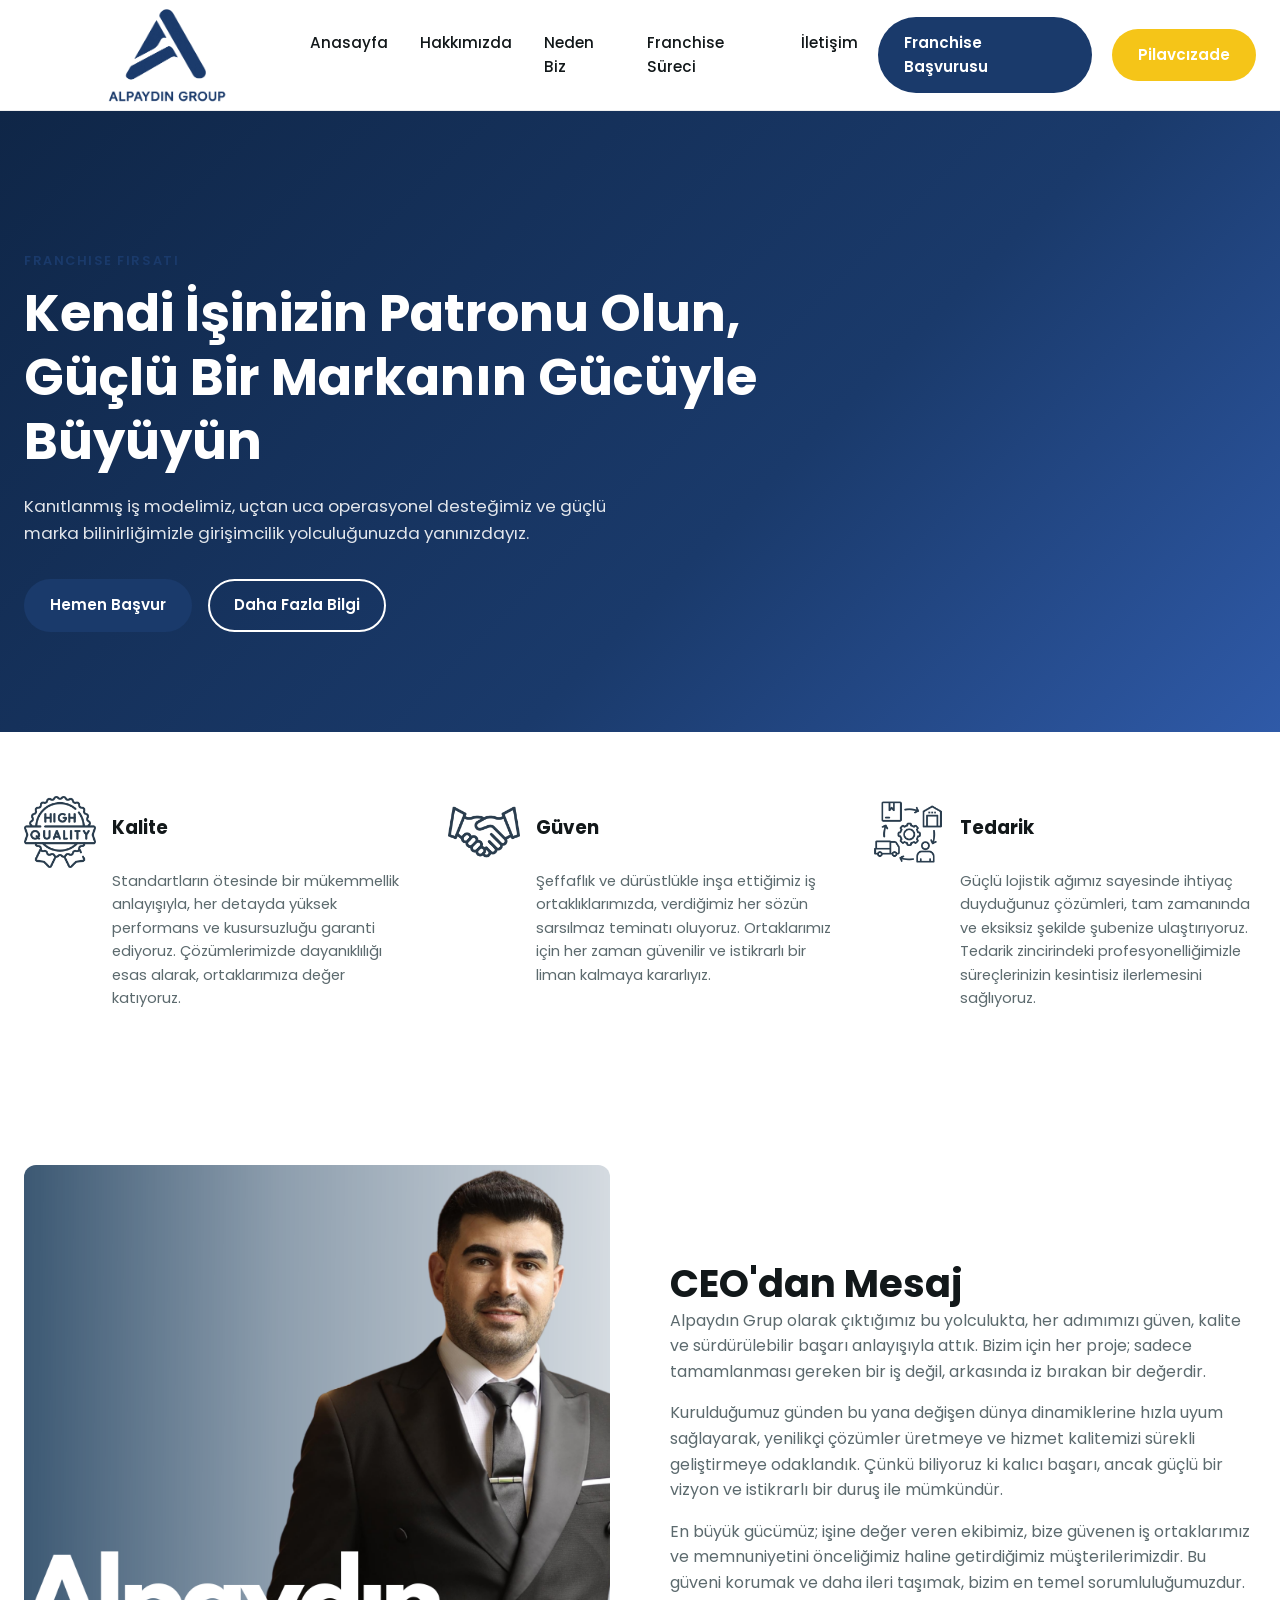
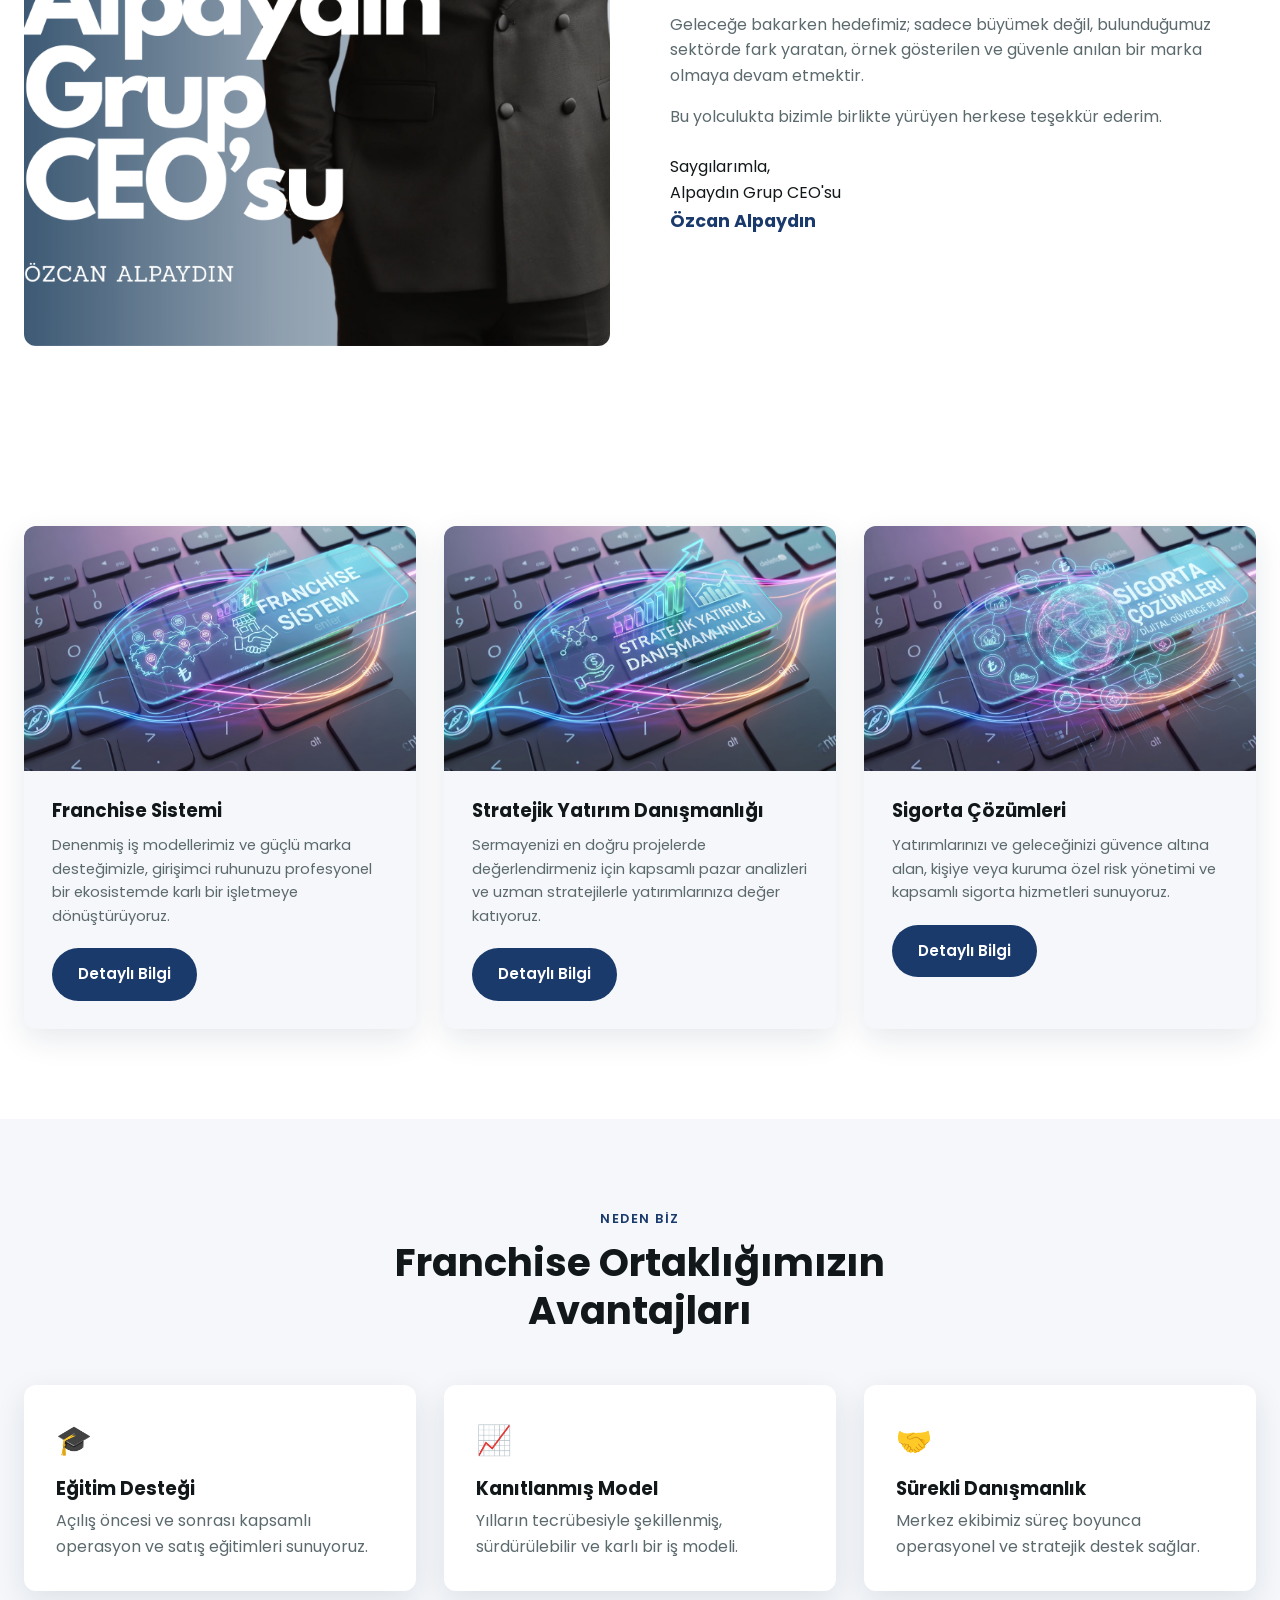
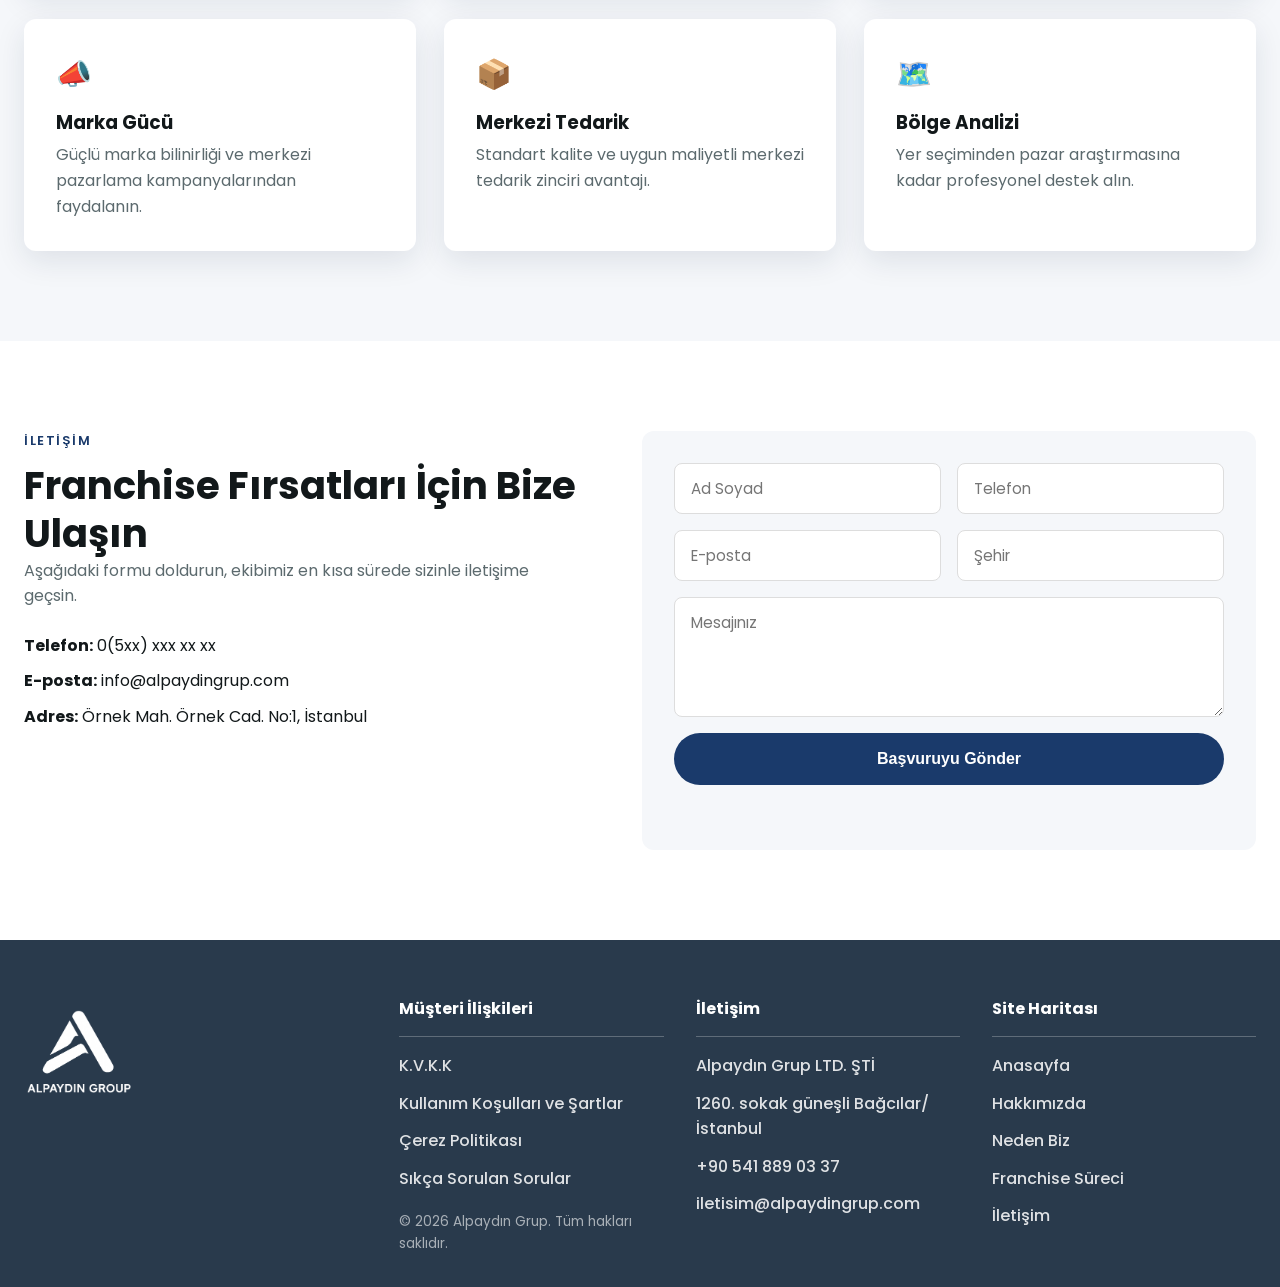
<file: index.html>
<!DOCTYPE html>
<html lang="tr">
<head>
<meta charset="UTF-8">
<meta name="viewport" content="width=device-width, initial-scale=1.0">
<title>Alpaydın Group | Franchise Fırsatları</title>
<meta name="description" content="Alpaydın Group ile franchise ortaklığı fırsatlarını keşfedin. Güçlü marka, kanıtlanmış iş modeli, tam destek.">
<link rel="icon" href="assets/logo/logo-header.png" type="image/png">
<link rel="preconnect" href="https://fonts.googleapis.com">
<link href="https://fonts.googleapis.com/css2?family=Poppins:wght@400;500;600;700;800&display=swap" rel="stylesheet">
<link rel="stylesheet" href="css/style.css">
</head>
<body>

<header class="header" id="header">
  <div class="container header__inner">
    <a href="#" class="logo">
      <img src="assets/logo/logo-header.png" alt="Alpaydın Group Logo">
    </a>
    <nav class="nav" id="nav">
      <a href="index.html">Anasayfa</a>
      <a href="hakkimizda.html">Hakkımızda</a>
      <a href="#avantajlar">Neden Biz</a>
      <a href="franchise.html">Franchise Süreci</a>
      <a href="#iletisim">İletişim</a>
    </nav>
    <a href="#iletisim" class="btn btn--primary nav__cta">Franchise Başvurusu</a>
    <a href="pilavcizade.html" class="btn btn--yellow nav__cta">Pilavcızade</a>
    <button class="hamburger" id="hamburger" aria-label="Menü">
      <span></span><span></span><span></span>
    </button>
  </div>
</header>

<section class="hero">
  <div class="hero__bg"></div>
  <div class="container hero__inner">
    <div class="hero__col hero__col--text">
      <p class="eyebrow">FRANCHISE FIRSATI</p>
      <h1>Kendi İşinizin Patronu Olun,<br>Güçlü Bir Markanın Gücüyle Büyüyün</h1>
      <p class="hero__desc">Kanıtlanmış iş modelimiz, uçtan uca operasyonel desteğimiz ve güçlü marka bilinirliğimizle
        girişimcilik yolculuğunuzda yanınızdayız.</p>
      <div class="hero__actions">
        <a href="#iletisim" class="btn btn--primary">Hemen Başvur</a>
        <a href="hakkimizda.html" class="btn btn--ghost">Daha Fazla Bilgi</a>
      </div>
    </div>
    <div class="hero__col hero__col--visual"></div>
  </div>
</section>

<section class="features-strip">
  <div class="container features-strip__inner">
    <div class="feature">
      <div class="feature__head">
        <div class="feature__icon">
          <img src="assets/img/kalite-icon.png" alt="" loading="lazy">
        </div>
        <h3>Kalite</h3>
      </div>
      <p>Standartların ötesinde bir mükemmellik anlayışıyla, her detayda yüksek performans ve
        kusursuzluğu garanti ediyoruz. Çözümlerimizde dayanıklılığı esas alarak, ortaklarımıza
        değer katıyoruz.</p>
    </div>
    <div class="feature">
      <div class="feature__head">
        <div class="feature__icon">
          <img src="assets/img/guven-icon.png" alt="" loading="lazy">
        </div>
        <h3>Güven</h3>
      </div>
      <p>Şeffaflık ve dürüstlükle inşa ettiğimiz iş ortaklıklarımızda, verdiğimiz her sözün
        sarsılmaz teminatı oluyoruz. Ortaklarımız için her zaman güvenilir ve istikrarlı bir
        liman kalmaya kararlıyız.</p>
    </div>
    <div class="feature">
      <div class="feature__head">
        <div class="feature__icon">
          <img src="assets/img/tedarik-icon.png" alt="" loading="lazy">
        </div>
        <h3>Tedarik</h3>
      </div>
      <p>Güçlü lojistik ağımız sayesinde ihtiyaç duyduğunuz çözümleri, tam zamanında ve eksiksiz
        şekilde şubenize ulaştırıyoruz. Tedarik zincirindeki profesyonelliğimizle süreçlerinizin
        kesintisiz ilerlemesini sağlıyoruz.</p>
    </div>
  </div>
</section>

<section class="section" id="ceo-mesaji">
  <div class="container ceo-message">
    <div class="ceo-message__media">
      <img class="ceo-message__img" src="assets/img/ceo-ozcan-alpaydin.png" alt="Alpaydın Grup CEO'su Özcan Alpaydın" loading="lazy">
    </div>
    <div class="ceo-message__content">
      <h2>CEO'dan Mesaj</h2>
      <p>Alpaydın Grup olarak çıktığımız bu yolculukta, her adımımızı güven, kalite ve sürdürülebilir başarı
        anlayışıyla attık. Bizim için her proje; sadece tamamlanması gereken bir iş değil, arkasında iz
        bırakan bir değerdir.</p>
      <p>Kurulduğumuz günden bu yana değişen dünya dinamiklerine hızla uyum sağlayarak, yenilikçi çözümler
        üretmeye ve hizmet kalitemizi sürekli geliştirmeye odaklandık. Çünkü biliyoruz ki kalıcı başarı,
        ancak güçlü bir vizyon ve istikrarlı bir duruş ile mümkündür.</p>
      <p>En büyük gücümüz; işine değer veren ekibimiz, bize güvenen iş ortaklarımız ve memnuniyetini
        önceliğimiz haline getirdiğimiz müşterilerimizdir. Bu güveni korumak ve daha ileri taşımak, bizim
        en temel sorumluluğumuzdur.</p>
      <p>Geleceğe bakarken hedefimiz; sadece büyümek değil, bulunduğumuz sektörde fark yaratan, örnek
        gösterilen ve güvenle anılan bir marka olmaya devam etmektir.</p>
      <p>Bu yolculukta bizimle birlikte yürüyen herkese teşekkür ederim.</p>
      <p class="ceo-message__signature">Saygılarımla,<br>Alpaydın Grup CEO'su<br><strong>Özcan Alpaydın</strong></p>
    </div>
  </div>
</section>

<section class="section" id="hizmetler">
  <div class="container">
    <div class="service-cards">
      <a href="franchise-sistemi.html" class="service-card">
        <div class="service-card__media">
          <img src="assets/img/franchise-sistemi-alpaydin-group.jpg" alt="Alpaydın Group franchise sistemi ve şube ortaklığı fırsatları" loading="lazy">
        </div>
        <div class="service-card__body">
          <h3>Franchise Sistemi</h3>
          <p>Denenmiş iş modellerimiz ve güçlü marka desteğimizle, girişimci ruhunuzu profesyonel bir
            ekosistemde karlı bir işletmeye dönüştürüyoruz.</p>
          <span class="btn btn--primary">Detaylı Bilgi</span>
        </div>
      </a>
      <a href="stratejik-yatirim-danismanligi.html" class="service-card">
        <div class="service-card__media">
          <img src="assets/img/stratejik-yatirim-danismanligi-alpaydin-group.png" alt="Alpaydın Group stratejik yatırım danışmanlığı ve portföy analizi hizmetleri" loading="lazy">
        </div>
        <div class="service-card__body">
          <h3>Stratejik Yatırım Danışmanlığı</h3>
          <p>Sermayenizi en doğru projelerde değerlendirmeniz için kapsamlı pazar analizleri ve uzman
            stratejilerle yatırımlarınıza değer katıyoruz.</p>
          <span class="btn btn--primary">Detaylı Bilgi</span>
        </div>
      </a>
      <a href="sigorta-cozumleri.html" class="service-card">
        <div class="service-card__media">
          <img src="assets/img/sigorta-cozumleri-alpaydin-group.jpg" alt="Alpaydın Group sigorta çözümleri ve risk yönetimi hizmetleri" loading="lazy">
        </div>
        <div class="service-card__body">
          <h3>Sigorta Çözümleri</h3>
          <p>Yatırımlarınızı ve geleceğinizi güvence altına alan, kişiye veya kuruma özel risk yönetimi
            ve kapsamlı sigorta hizmetleri sunuyoruz.</p>
          <span class="btn btn--primary">Detaylı Bilgi</span>
        </div>
      </a>
    </div>
  </div>
</section>

<section class="section section--muted" id="avantajlar">
  <div class="container">
    <div class="section-head">
      <p class="eyebrow">NEDEN BİZ</p>
      <h2>Franchise Ortaklığımızın Avantajları</h2>
    </div>
    <div class="cards">
      <div class="card">
        <div class="card__icon">🎓</div>
        <h3>Eğitim Desteği</h3>
        <p>Açılış öncesi ve sonrası kapsamlı operasyon ve satış eğitimleri sunuyoruz.</p>
      </div>
      <div class="card">
        <div class="card__icon">📈</div>
        <h3>Kanıtlanmış Model</h3>
        <p>Yılların tecrübesiyle şekillenmiş, sürdürülebilir ve karlı bir iş modeli.</p>
      </div>
      <div class="card">
        <div class="card__icon">🤝</div>
        <h3>Sürekli Danışmanlık</h3>
        <p>Merkez ekibimiz süreç boyunca operasyonel ve stratejik destek sağlar.</p>
      </div>
      <div class="card">
        <div class="card__icon">📣</div>
        <h3>Marka Gücü</h3>
        <p>Güçlü marka bilinirliği ve merkezi pazarlama kampanyalarından faydalanın.</p>
      </div>
      <div class="card">
        <div class="card__icon">📦</div>
        <h3>Merkezi Tedarik</h3>
        <p>Standart kalite ve uygun maliyetli merkezi tedarik zinciri avantajı.</p>
      </div>
      <div class="card">
        <div class="card__icon">🗺️</div>
        <h3>Bölge Analizi</h3>
        <p>Yer seçiminden pazar araştırmasına kadar profesyonel destek alın.</p>
      </div>
    </div>
  </div>
</section>

<section class="section" id="iletisim">
  <div class="container contact">
    <div class="contact__info">
      <p class="eyebrow">İLETİŞİM</p>
      <h2>Franchise Fırsatları İçin Bize Ulaşın</h2>
      <p>Aşağıdaki formu doldurun, ekibimiz en kısa sürede sizinle iletişime geçsin.</p>
      <ul class="contact-list">
        <li><strong>Telefon:</strong> 0(5xx) xxx xx xx</li>
        <li><strong>E-posta:</strong> info@alpaydingrup.com</li>
        <li><strong>Adres:</strong> Örnek Mah. Örnek Cad. No:1, İstanbul</li>
      </ul>
    </div>
    <form class="contact__form" id="contactForm">
      <div class="form-row">
        <input type="text" name="name" placeholder="Ad Soyad" required>
        <input type="tel" name="phone" placeholder="Telefon" required>
      </div>
      <div class="form-row">
        <input type="email" name="email" placeholder="E-posta" required>
        <input type="text" name="city" placeholder="Şehir">
      </div>
      <textarea name="message" rows="4" placeholder="Mesajınız"></textarea>
      <button type="submit" class="btn btn--primary btn--lg">Başvuruyu Gönder</button>
      <p class="form-note" id="formNote"></p>
    </form>
  </div>
</section>

<footer class="footer">
  <div class="container footer__inner">
    <div class="footer__col footer__col--brand">
      <div class="logo footer__logo">
        <img src="assets/logo/logo-footer.png" alt="Alpaydın Group Logo">
      </div>
    </div>
    <div class="footer__col">
      <h4>Müşteri İlişkileri</h4>
      <ul class="footer__links">
        <li><a href="#">K.V.K.K</a></li>
        <li><a href="#">Kullanım Koşulları ve Şartlar</a></li>
        <li><a href="#">Çerez Politikası</a></li>
        <li><a href="#">Sıkça Sorulan Sorular</a></li>
      </ul>
      <p class="footer__copy">&copy; 2026 Alpaydın Grup. Tüm hakları saklıdır.</p>
    </div>
    <div class="footer__col">
      <h4>İletişim</h4>
      <ul class="footer__links footer__links--static">
        <li>Alpaydın Grup LTD. ŞTİ</li>
        <li>1260. sokak güneşli Bağcılar/ İstanbul</li>
        <li><a href="tel:+905418890337">+90 541 889 03 37</a></li>
        <li><a href="mailto:iletisim@alpaydingrup.com">iletisim@alpaydingrup.com</a></li>
      </ul>
    </div>
    <div class="footer__col">
      <h4>Site Haritası</h4>
      <ul class="footer__links">
        <li><a href="index.html">Anasayfa</a></li>
        <li><a href="hakkimizda.html">Hakkımızda</a></li>
        <li><a href="index.html#avantajlar">Neden Biz</a></li>
        <li><a href="franchise.html">Franchise Süreci</a></li>
        <li><a href="index.html#iletisim">İletişim</a></li>
      </ul>
    </div>
  </div>
</footer>

<script src="js/script.js"></script>
</body>
</html>
</file>
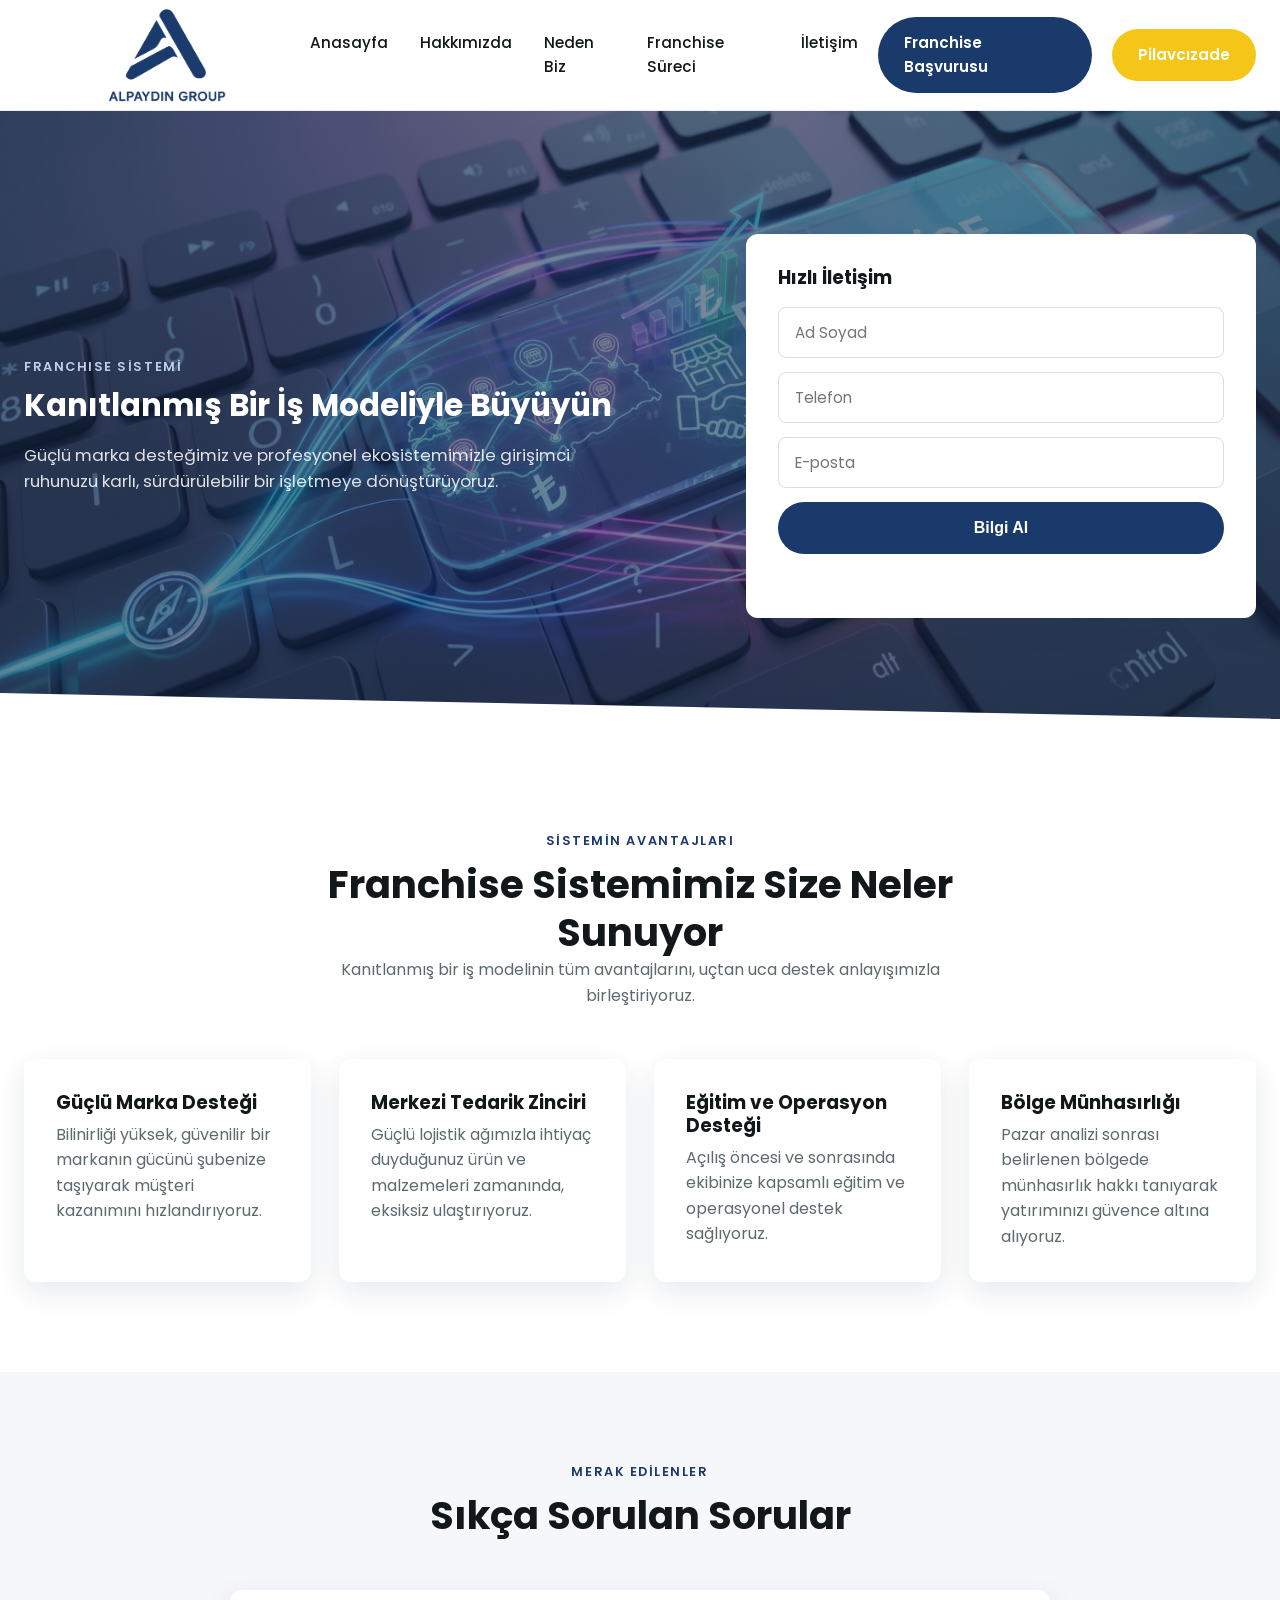
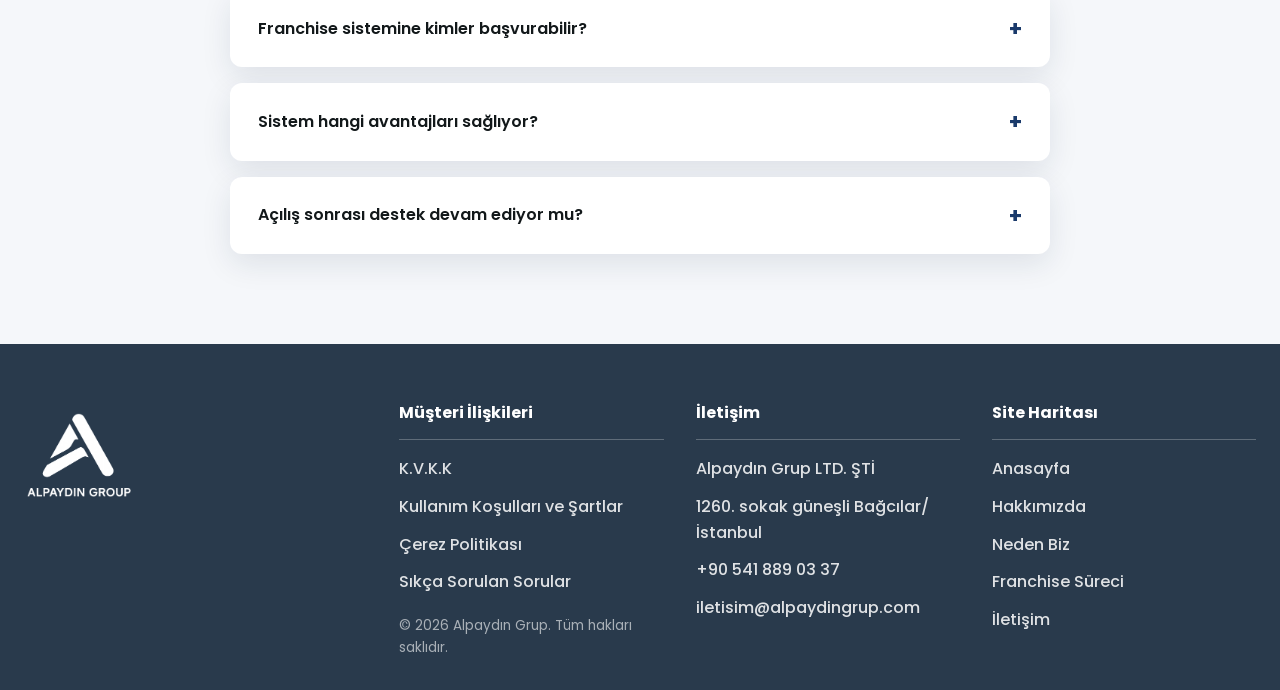
<file: franchise-sistemi.html>
<!DOCTYPE html>
<html lang="tr">
<head>
<meta charset="UTF-8">
<meta name="viewport" content="width=device-width, initial-scale=1.0">
<title>Franchise Sistemi | Alpaydın Group</title>
<meta name="description" content="Alpaydın Group franchise sistemi: güçlü marka desteği, merkezi tedarik zinciri, eğitim ve bölge münhasırlığı avantajları.">
<link rel="icon" href="assets/logo/logo-header.png" type="image/png">
<link rel="preconnect" href="https://fonts.googleapis.com">
<link href="https://fonts.googleapis.com/css2?family=Poppins:wght@400;500;600;700;800&display=swap" rel="stylesheet">
<link rel="stylesheet" href="css/style.css">
</head>
<body>

<header class="header" id="header">
  <div class="container header__inner">
    <a href="index.html" class="logo">
      <img src="assets/logo/logo-header.png" alt="Alpaydın Group Logo">
    </a>
    <nav class="nav" id="nav">
      <a href="index.html">Anasayfa</a>
      <a href="hakkimizda.html">Hakkımızda</a>
      <a href="index.html#avantajlar">Neden Biz</a>
      <a href="franchise.html">Franchise Süreci</a>
      <a href="index.html#iletisim">İletişim</a>
    </nav>
    <a href="index.html#iletisim" class="btn btn--primary nav__cta">Franchise Başvurusu</a>
    <a href="pilavcizade.html" class="btn btn--yellow nav__cta">Pilavcızade</a>
    <button class="hamburger" id="hamburger" aria-label="Menü">
      <span></span><span></span><span></span>
    </button>
  </div>
</header>

<section class="page-banner page-banner--split" style="background-image:linear-gradient(rgba(15,38,71,.55),rgba(15,38,71,.55)),url('assets/img/franchise-sistemi-alpaydin-group.jpg');">
  <div class="container franchise-banner">
    <div class="franchise-banner__text">
      <p class="eyebrow">FRANCHISE SİSTEMİ</p>
      <h1>Kanıtlanmış Bir İş Modeliyle Büyüyün</h1>
      <p class="franchise-banner__desc">Güçlü marka desteğimiz ve profesyonel ekosistemimizle
        girişimci ruhunuzu karlı, sürdürülebilir bir işletmeye dönüştürüyoruz.</p>
    </div>
    <div class="franchise-banner__form">
      <h3>Hızlı İletişim</h3>
      <form id="quickContactForm">
        <input type="text" name="name" placeholder="Ad Soyad" required>
        <input type="tel" name="phone" placeholder="Telefon" required>
        <input type="email" name="email" placeholder="E-posta" required>
        <button type="submit" class="btn btn--primary btn--lg">Bilgi Al</button>
        <p class="form-note" id="quickFormNote"></p>
      </form>
    </div>
  </div>
  <div class="page-banner__divider" aria-hidden="true">
    <svg viewBox="0 0 2600 131.1" preserveAspectRatio="none">
      <path fill="#ffffff" d="M0,0 L0,131.1 L2600,131.1 L2600,69.1 Z"></path>
    </svg>
  </div>
</section>

<section class="section" id="hizmetlerimiz">
  <div class="container">
    <div class="section-head">
      <p class="eyebrow">SİSTEMİN AVANTAJLARI</p>
      <h2>Franchise Sistemimiz Size Neler Sunuyor</h2>
      <p>Kanıtlanmış bir iş modelinin tüm avantajlarını, uçtan uca destek anlayışımızla
        birleştiriyoruz.</p>
    </div>
    <div class="cards cards--4">
      <div class="card">
        <h3>Güçlü Marka Desteği</h3>
        <p>Bilinirliği yüksek, güvenilir bir markanın gücünü şubenize taşıyarak müşteri
          kazanımını hızlandırıyoruz.</p>
      </div>
      <div class="card">
        <h3>Merkezi Tedarik Zinciri</h3>
        <p>Güçlü lojistik ağımızla ihtiyaç duyduğunuz ürün ve malzemeleri zamanında,
          eksiksiz ulaştırıyoruz.</p>
      </div>
      <div class="card">
        <h3>Eğitim ve Operasyon Desteği</h3>
        <p>Açılış öncesi ve sonrasında ekibinize kapsamlı eğitim ve operasyonel destek
          sağlıyoruz.</p>
      </div>
      <div class="card">
        <h3>Bölge Münhasırlığı</h3>
        <p>Pazar analizi sonrası belirlenen bölgede münhasırlık hakkı tanıyarak
          yatırımınızı güvence altına alıyoruz.</p>
      </div>
    </div>
  </div>
</section>

<section class="section section--muted">
  <div class="container">
    <div class="section-head">
      <p class="eyebrow">MERAK EDİLENLER</p>
      <h2>Sıkça Sorulan Sorular</h2>
    </div>
    <div class="faq">
      <details class="faq__item">
        <summary>Franchise sistemine kimler başvurabilir?</summary>
        <p>Girişimcilik motivasyonu yüksek, iş modelimize uyum sağlayabilecek herkes
          başvurabilir; sektör deneyimi zorunlu değildir.</p>
      </details>
      <details class="faq__item">
        <summary>Sistem hangi avantajları sağlıyor?</summary>
        <p>Güçlü marka desteği, merkezi tedarik, kapsamlı eğitim ve bölge münhasırlığı
          gibi avantajlarla riskleri en aza indiriyoruz.</p>
      </details>
      <details class="faq__item">
        <summary>Açılış sonrası destek devam ediyor mu?</summary>
        <p>Evet, merkez ekibimiz pazarlama, operasyon ve tedarik konularında sürekli
          yanınızda olmaya devam eder.</p>
      </details>
    </div>
  </div>
</section>

<footer class="footer">
  <div class="container footer__inner">
    <div class="footer__col footer__col--brand">
      <div class="logo footer__logo">
        <img src="assets/logo/logo-footer.png" alt="Alpaydın Group Logo">
      </div>
    </div>
    <div class="footer__col">
      <h4>Müşteri İlişkileri</h4>
      <ul class="footer__links">
        <li><a href="#">K.V.K.K</a></li>
        <li><a href="#">Kullanım Koşulları ve Şartlar</a></li>
        <li><a href="#">Çerez Politikası</a></li>
        <li><a href="#">Sıkça Sorulan Sorular</a></li>
      </ul>
      <p class="footer__copy">&copy; 2026 Alpaydın Grup. Tüm hakları saklıdır.</p>
    </div>
    <div class="footer__col">
      <h4>İletişim</h4>
      <ul class="footer__links footer__links--static">
        <li>Alpaydın Grup LTD. ŞTİ</li>
        <li>1260. sokak güneşli Bağcılar/ İstanbul</li>
        <li><a href="tel:+905418890337">+90 541 889 03 37</a></li>
        <li><a href="mailto:iletisim@alpaydingrup.com">iletisim@alpaydingrup.com</a></li>
      </ul>
    </div>
    <div class="footer__col">
      <h4>Site Haritası</h4>
      <ul class="footer__links">
        <li><a href="index.html">Anasayfa</a></li>
        <li><a href="hakkimizda.html">Hakkımızda</a></li>
        <li><a href="index.html#avantajlar">Neden Biz</a></li>
        <li><a href="franchise.html">Franchise Süreci</a></li>
        <li><a href="index.html#iletisim">İletişim</a></li>
      </ul>
    </div>
  </div>
</footer>

<script src="js/script.js"></script>
</body>
</html>
</file>
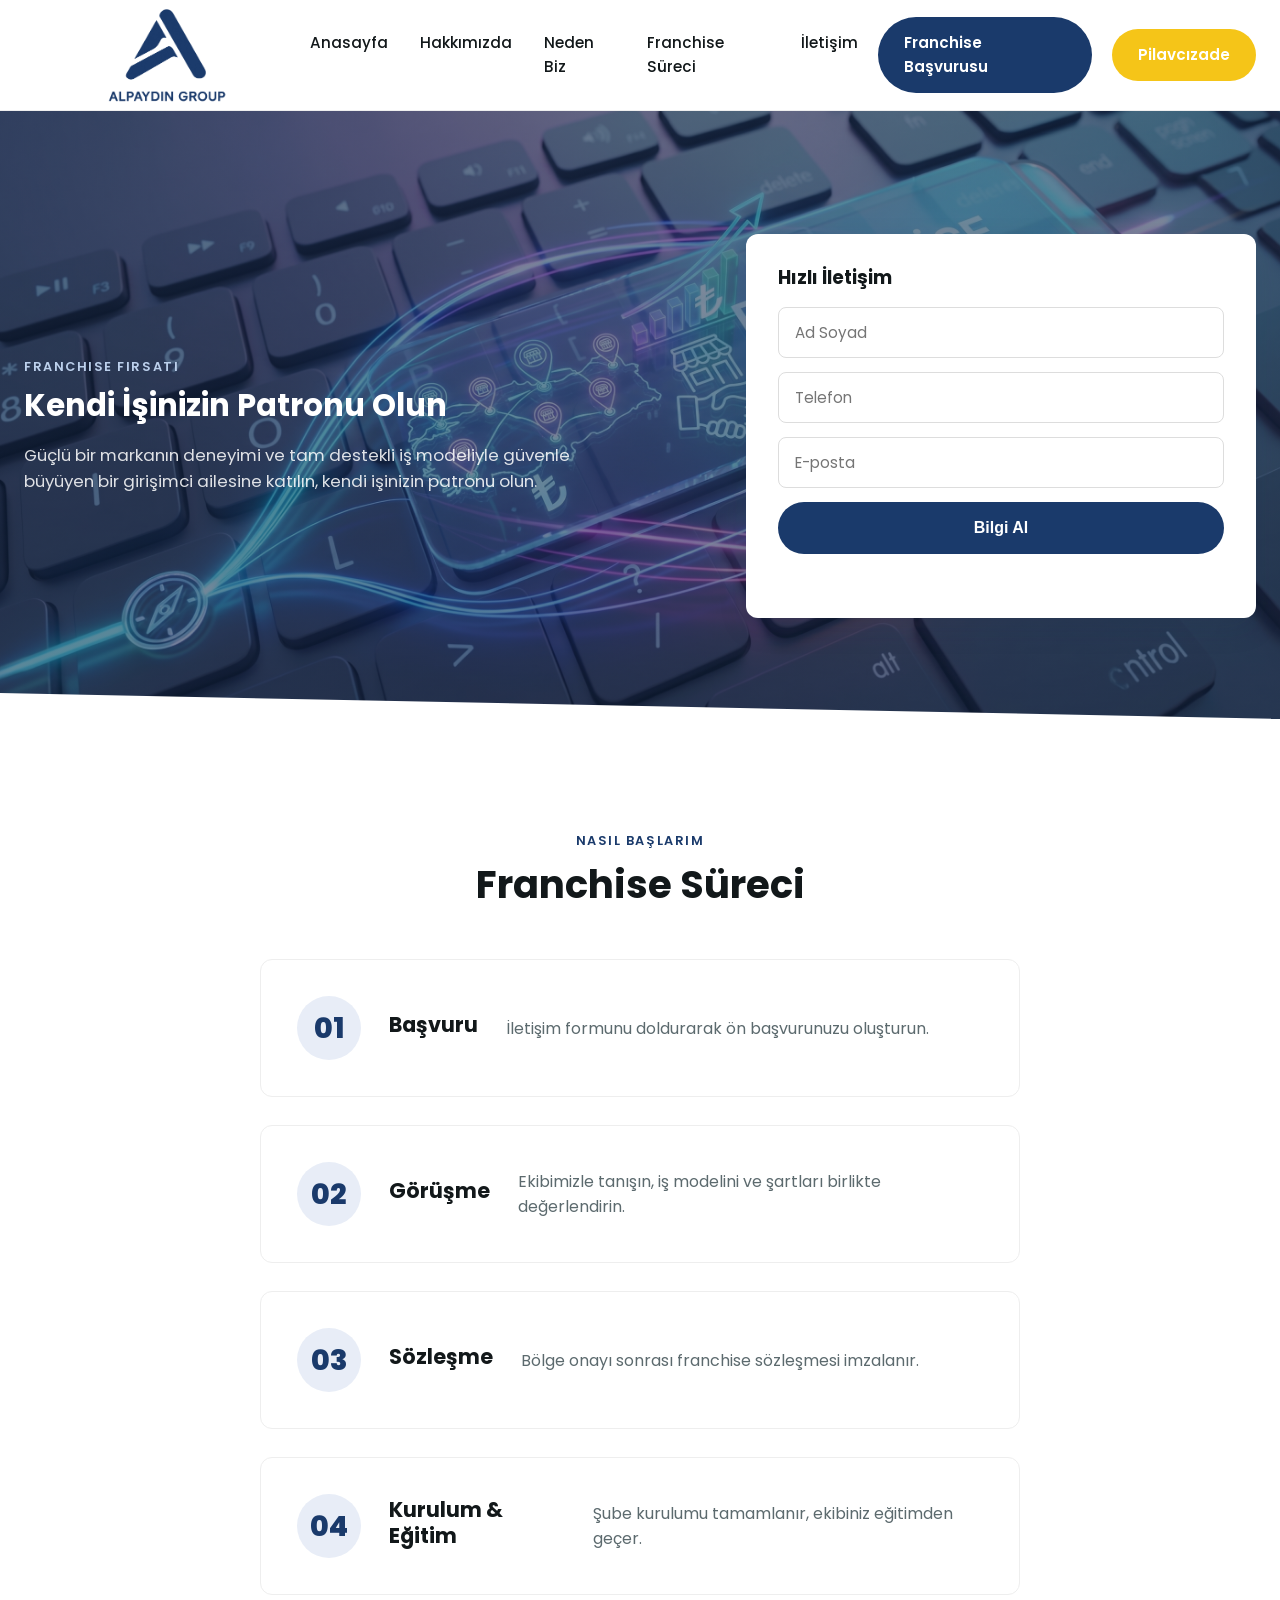
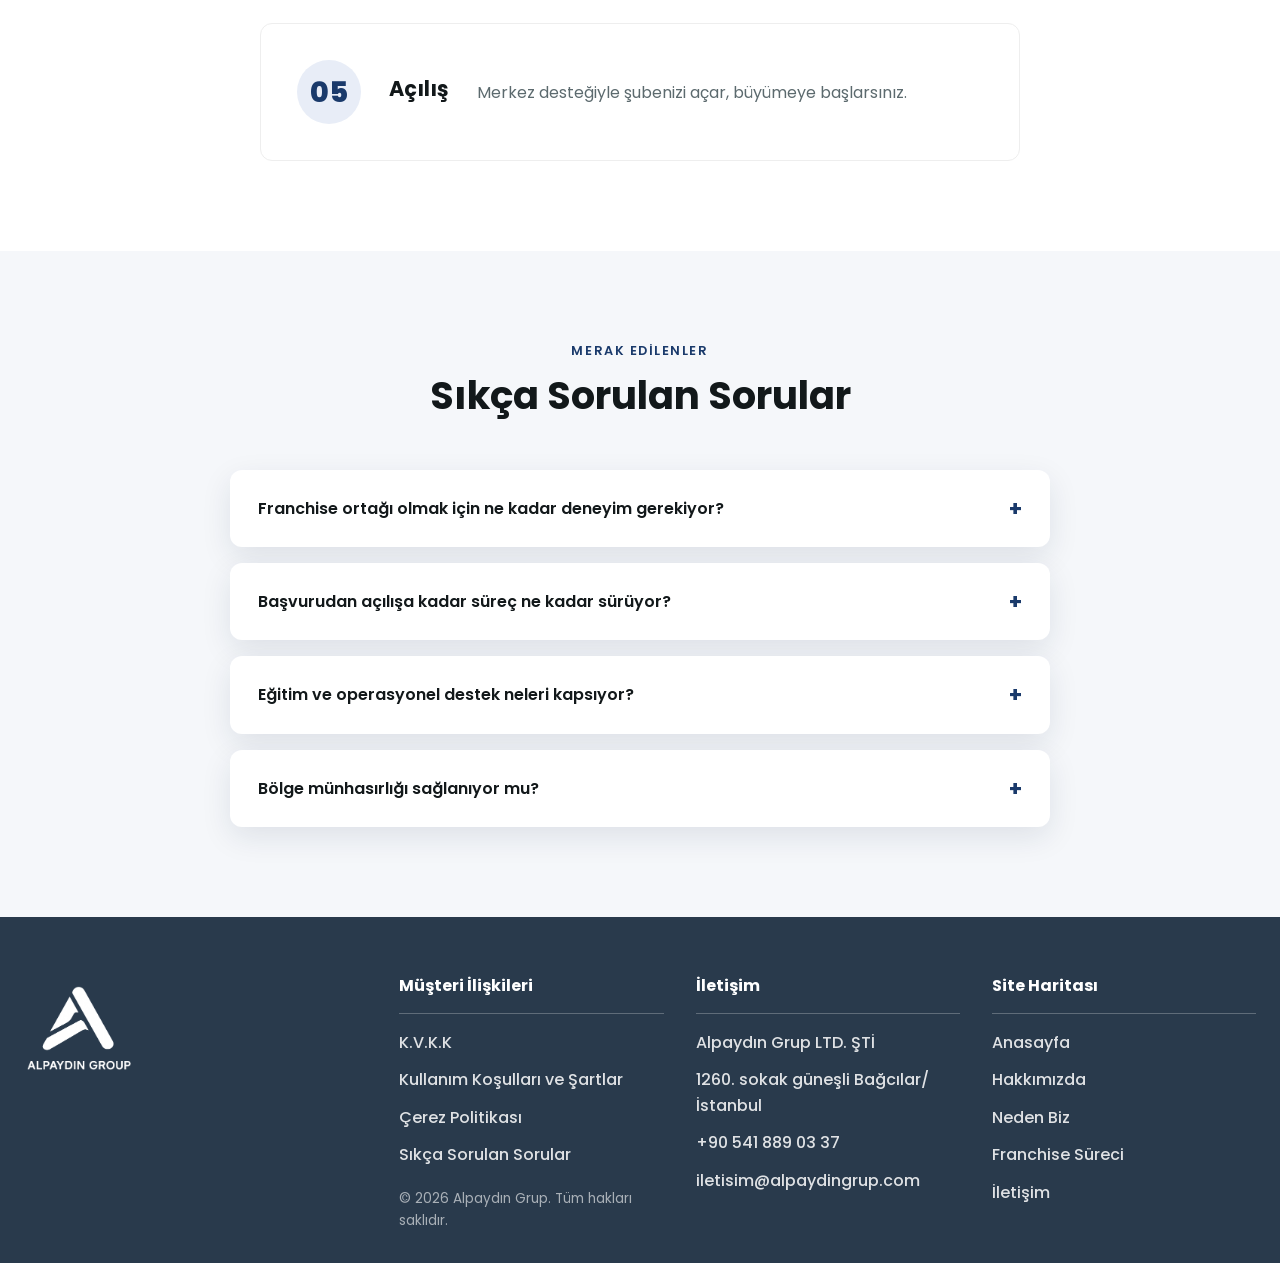
<file: franchise.html>
<!DOCTYPE html>
<html lang="tr">
<head>
<meta charset="UTF-8">
<meta name="viewport" content="width=device-width, initial-scale=1.0">
<title>Franchise Süreci | Alpaydın Group</title>
<meta name="description" content="Alpaydın Group franchise sürecini keşfedin: başvurudan açılışa kadar adım adım yol haritası.">
<link rel="icon" href="assets/logo/logo-header.png" type="image/png">
<link rel="preconnect" href="https://fonts.googleapis.com">
<link href="https://fonts.googleapis.com/css2?family=Poppins:wght@400;500;600;700;800&display=swap" rel="stylesheet">
<link rel="stylesheet" href="css/style.css">
</head>
<body>

<header class="header" id="header">
  <div class="container header__inner">
    <a href="index.html" class="logo">
      <img src="assets/logo/logo-header.png" alt="Alpaydın Group Logo">
    </a>
    <nav class="nav" id="nav">
      <a href="index.html">Anasayfa</a>
      <a href="hakkimizda.html">Hakkımızda</a>
      <a href="index.html#avantajlar">Neden Biz</a>
      <a href="franchise.html">Franchise Süreci</a>
      <a href="index.html#iletisim">İletişim</a>
    </nav>
    <a href="index.html#iletisim" class="btn btn--primary nav__cta">Franchise Başvurusu</a>
    <a href="pilavcizade.html" class="btn btn--yellow nav__cta">Pilavcızade</a>
    <button class="hamburger" id="hamburger" aria-label="Menü">
      <span></span><span></span><span></span>
    </button>
  </div>
</header>

<section class="page-banner page-banner--split" style="background-image:linear-gradient(rgba(15,38,71,.55),rgba(15,38,71,.55)),url('assets/img/franchise-sistemi-alpaydin-group.jpg');">
  <div class="container franchise-banner">
    <div class="franchise-banner__text">
      <p class="eyebrow">FRANCHISE FIRSATI</p>
      <h1>Kendi İşinizin Patronu Olun</h1>
      <p class="franchise-banner__desc">Güçlü bir markanın deneyimi ve tam destekli iş modeliyle
        güvenle büyüyen bir girişimci ailesine katılın, kendi işinizin patronu olun.</p>
    </div>
    <div class="franchise-banner__form">
      <h3>Hızlı İletişim</h3>
      <form id="quickContactForm">
        <input type="text" name="name" placeholder="Ad Soyad" required>
        <input type="tel" name="phone" placeholder="Telefon" required>
        <input type="email" name="email" placeholder="E-posta" required>
        <button type="submit" class="btn btn--primary btn--lg">Bilgi Al</button>
        <p class="form-note" id="quickFormNote"></p>
      </form>
    </div>
  </div>
  <div class="page-banner__divider" aria-hidden="true">
    <svg viewBox="0 0 2600 131.1" preserveAspectRatio="none">
      <path fill="#ffffff" d="M0,0 L0,131.1 L2600,131.1 L2600,69.1 Z"></path>
    </svg>
  </div>
</section>

<section class="section">
  <div class="container">
    <div class="section-head">
      <p class="eyebrow">NASIL BAŞLARIM</p>
      <h2>Franchise Süreci</h2>
    </div>
    <div class="steps">
      <div class="step">
        <div class="step__num">01</div>
        <h3>Başvuru</h3>
        <p>İletişim formunu doldurarak ön başvurunuzu oluşturun.</p>
      </div>
      <div class="step">
        <div class="step__num">02</div>
        <h3>Görüşme</h3>
        <p>Ekibimizle tanışın, iş modelini ve şartları birlikte değerlendirin.</p>
      </div>
      <div class="step">
        <div class="step__num">03</div>
        <h3>Sözleşme</h3>
        <p>Bölge onayı sonrası franchise sözleşmesi imzalanır.</p>
      </div>
      <div class="step">
        <div class="step__num">04</div>
        <h3>Kurulum &amp; Eğitim</h3>
        <p>Şube kurulumu tamamlanır, ekibiniz eğitimden geçer.</p>
      </div>
      <div class="step">
        <div class="step__num">05</div>
        <h3>Açılış</h3>
        <p>Merkez desteğiyle şubenizi açar, büyümeye başlarsınız.</p>
      </div>
    </div>
  </div>
</section>

<section class="section section--muted">
  <div class="container">
    <div class="section-head">
      <p class="eyebrow">MERAK EDİLENLER</p>
      <h2>Sıkça Sorulan Sorular</h2>
    </div>
    <div class="faq">
      <details class="faq__item">
        <summary>Franchise ortağı olmak için ne kadar deneyim gerekiyor?</summary>
        <p>Sektör deneyimi şart değildir; girişimcilik motivasyonu ve merkez desteğiyle uyumlu
          çalışma isteği yeterlidir. Süreç boyunca ekibimiz tüm operasyonel adımlarda yanınızda olur.</p>
      </details>
      <details class="faq__item">
        <summary>Başvurudan açılışa kadar süreç ne kadar sürüyor?</summary>
        <p>Bölge onayı, sözleşme ve kurulum aşamalarına bağlı olarak süreç ortalama birkaç ay içinde
          tamamlanır; her aşamada size net bir zaman planı sunulur.</p>
      </details>
      <details class="faq__item">
        <summary>Eğitim ve operasyonel destek neleri kapsıyor?</summary>
        <p>Şube açılışından önce ekibiniz kapsamlı bir eğitimden geçer; açılış sonrasında da merkezi
          tedarik, pazarlama ve operasyon desteğiyle yanınızda olmaya devam ederiz.</p>
      </details>
      <details class="faq__item">
        <summary>Bölge münhasırlığı sağlanıyor mu?</summary>
        <p>Evet, pazar analizi sonrası belirlenen bölgede münhasırlık hakkı tanınır, böylece
          yatırımınız güvence altına alınır.</p>
      </details>
    </div>
  </div>
</section>

<footer class="footer">
  <div class="container footer__inner">
    <div class="footer__col footer__col--brand">
      <div class="logo footer__logo">
        <img src="assets/logo/logo-footer.png" alt="Alpaydın Group Logo">
      </div>
    </div>
    <div class="footer__col">
      <h4>Müşteri İlişkileri</h4>
      <ul class="footer__links">
        <li><a href="#">K.V.K.K</a></li>
        <li><a href="#">Kullanım Koşulları ve Şartlar</a></li>
        <li><a href="#">Çerez Politikası</a></li>
        <li><a href="#">Sıkça Sorulan Sorular</a></li>
      </ul>
      <p class="footer__copy">&copy; 2026 Alpaydın Grup. Tüm hakları saklıdır.</p>
    </div>
    <div class="footer__col">
      <h4>İletişim</h4>
      <ul class="footer__links footer__links--static">
        <li>Alpaydın Grup LTD. ŞTİ</li>
        <li>1260. sokak güneşli Bağcılar/ İstanbul</li>
        <li><a href="tel:+905418890337">+90 541 889 03 37</a></li>
        <li><a href="mailto:iletisim@alpaydingrup.com">iletisim@alpaydingrup.com</a></li>
      </ul>
    </div>
    <div class="footer__col">
      <h4>Site Haritası</h4>
      <ul class="footer__links">
        <li><a href="index.html">Anasayfa</a></li>
        <li><a href="hakkimizda.html">Hakkımızda</a></li>
        <li><a href="index.html#avantajlar">Neden Biz</a></li>
        <li><a href="franchise.html">Franchise Süreci</a></li>
        <li><a href="index.html#iletisim">İletişim</a></li>
      </ul>
    </div>
  </div>
</footer>

<script src="js/script.js"></script>
</body>
</html>
</file>
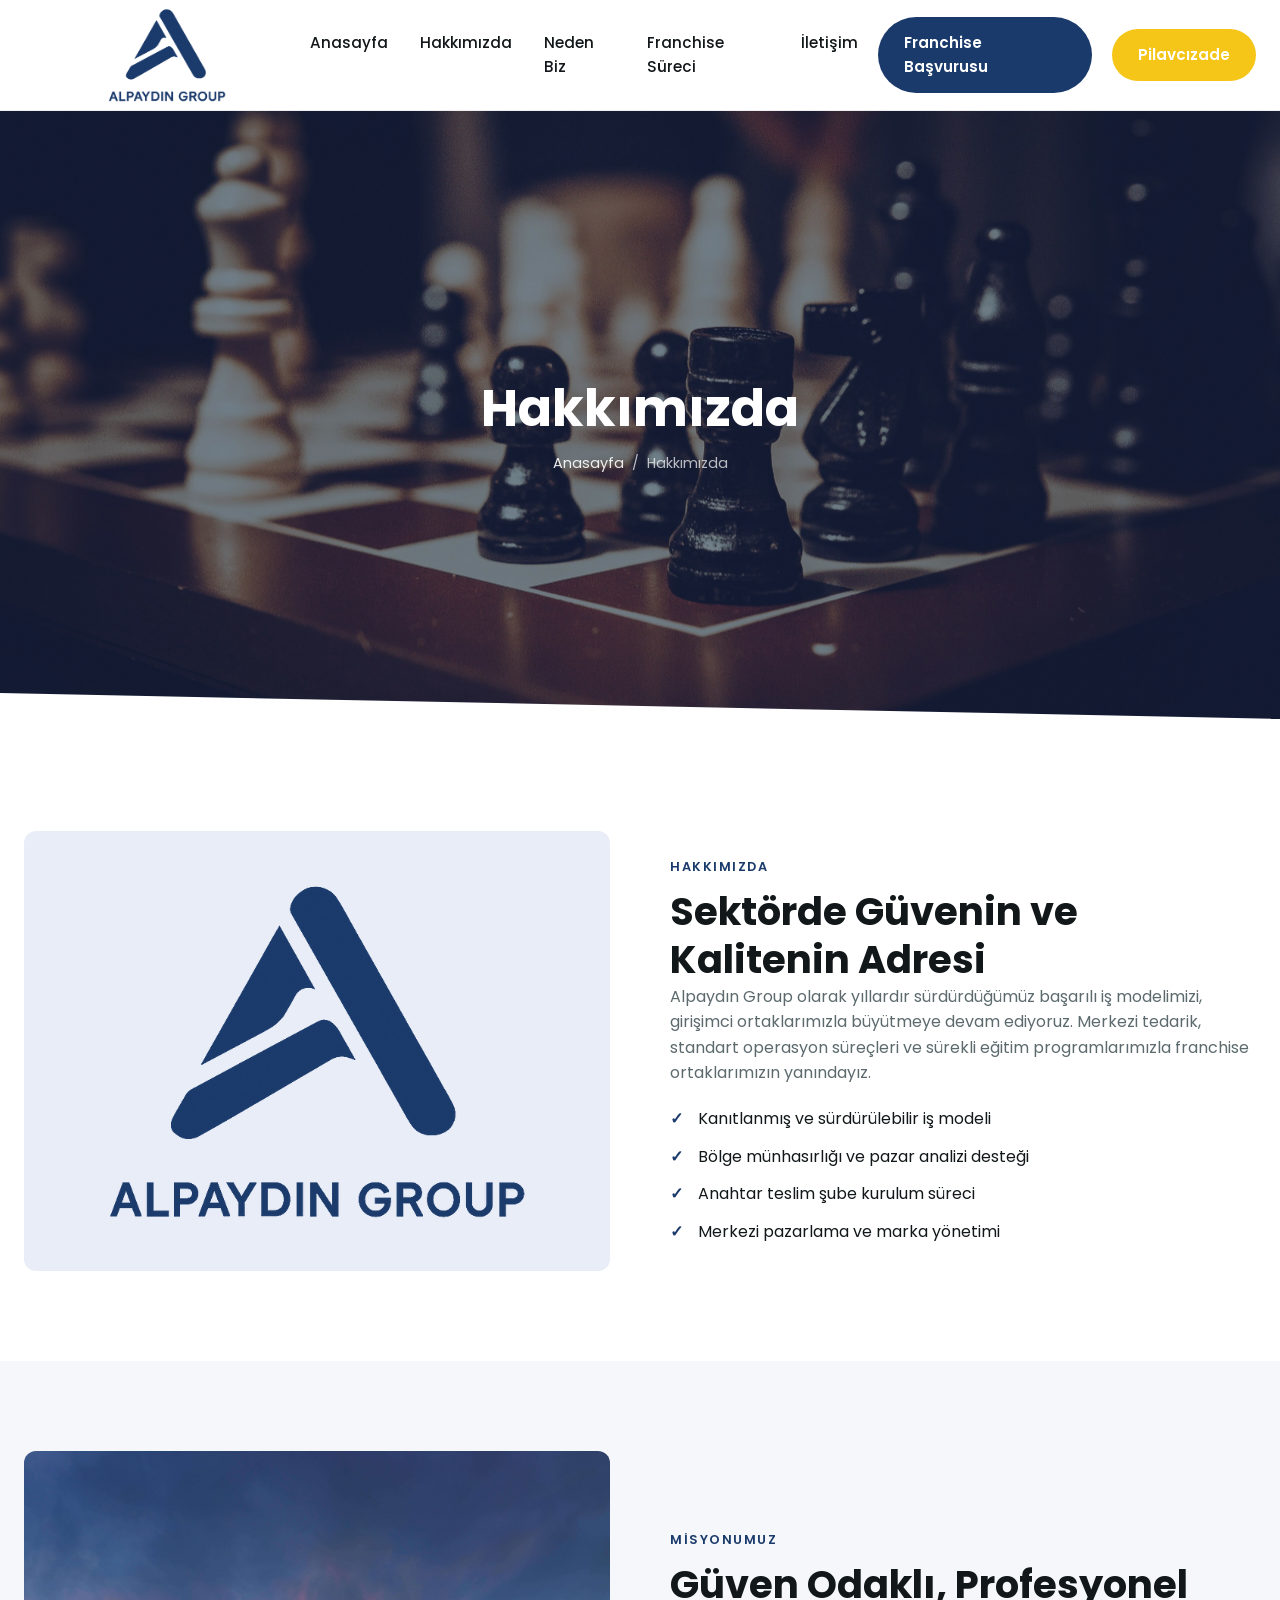
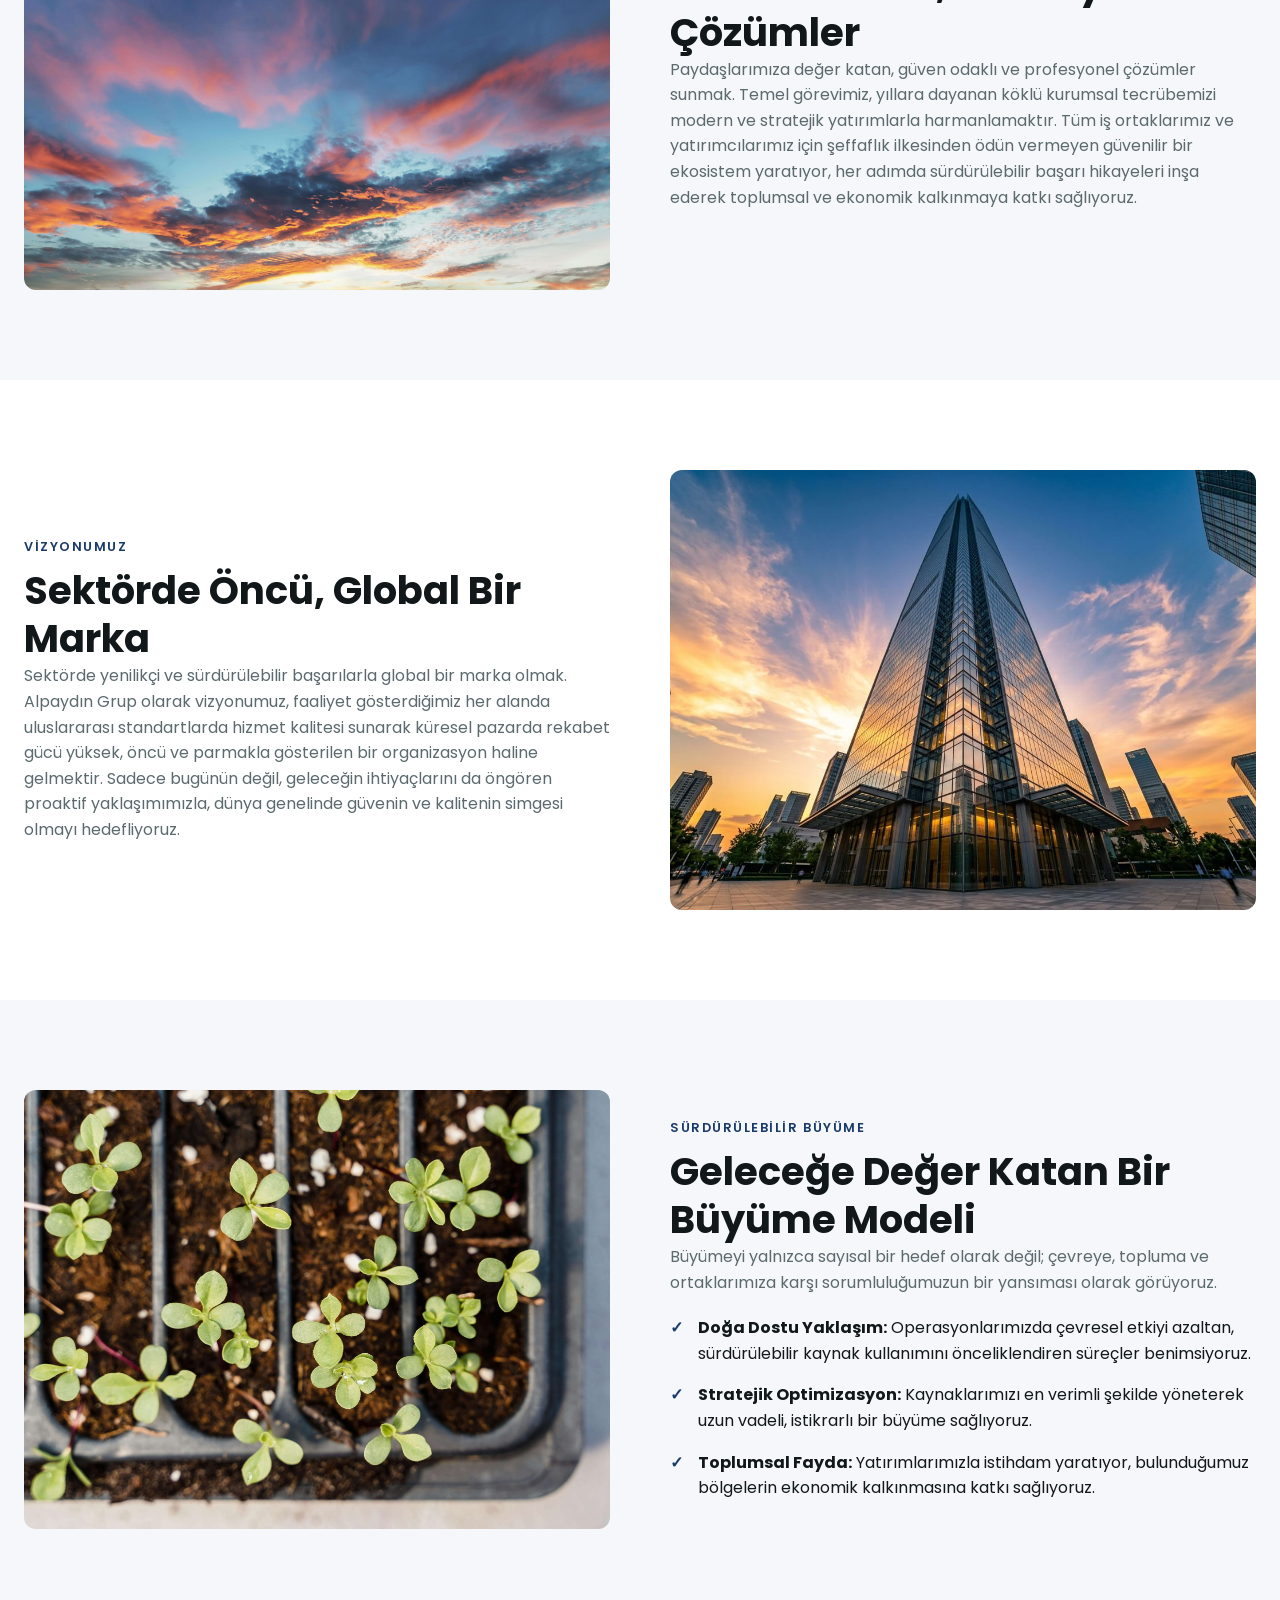
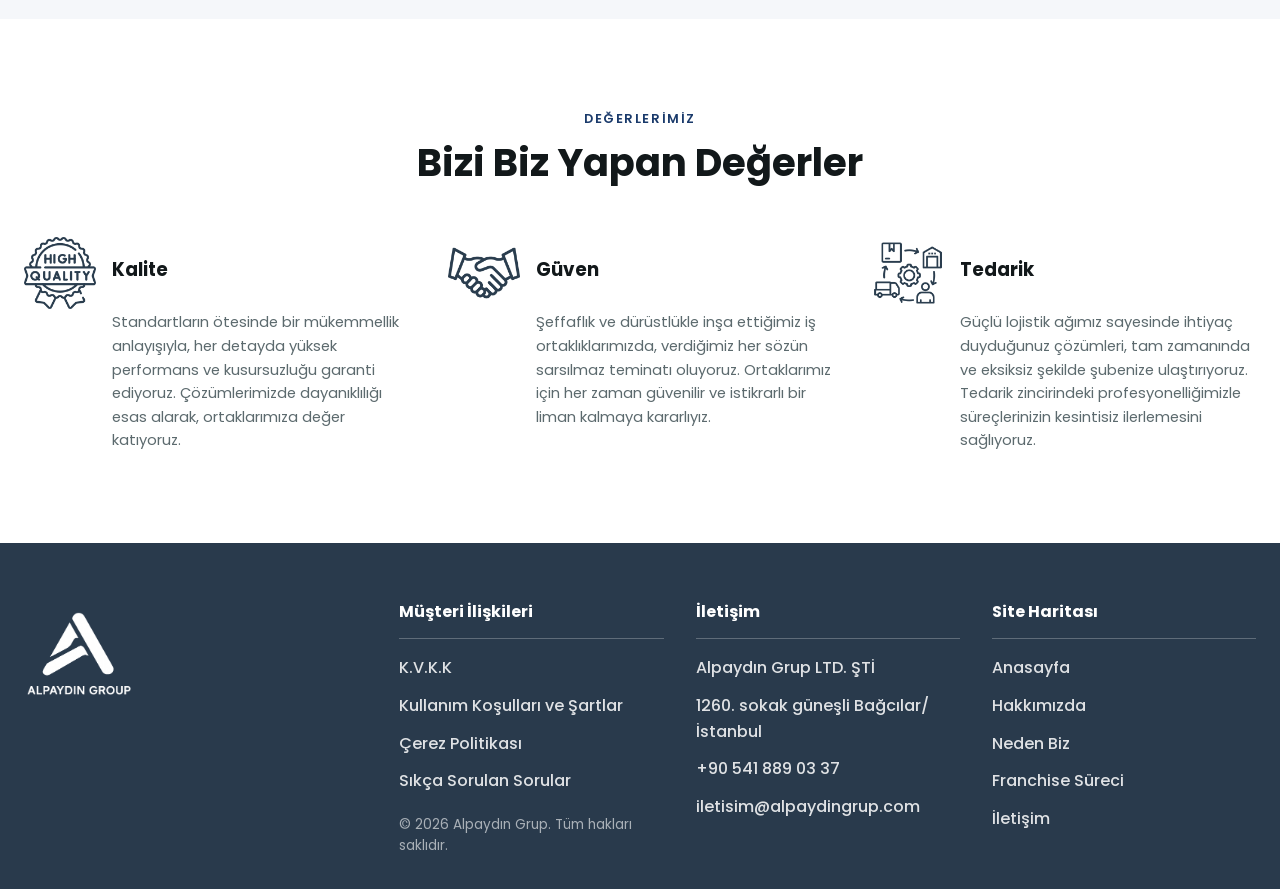
<file: hakkimizda.html>
<!DOCTYPE html>
<html lang="tr">
<head>
<meta charset="UTF-8">
<meta name="viewport" content="width=device-width, initial-scale=1.0">
<title>Hakkımızda | Alpaydın Group</title>
<meta name="description" content="Alpaydın Group hakkında: sektörde güven ve kalitenin adresi.">
<link rel="icon" href="assets/logo/logo-header.png" type="image/png">
<link rel="preconnect" href="https://fonts.googleapis.com">
<link href="https://fonts.googleapis.com/css2?family=Poppins:wght@400;500;600;700;800&display=swap" rel="stylesheet">
<link rel="stylesheet" href="css/style.css">
</head>
<body>

<header class="header" id="header">
  <div class="container header__inner">
    <a href="index.html" class="logo">
      <img src="assets/logo/logo-header.png" alt="Alpaydın Group Logo">
    </a>
    <nav class="nav" id="nav">
      <a href="index.html">Anasayfa</a>
      <a href="hakkimizda.html">Hakkımızda</a>
      <a href="index.html#avantajlar">Neden Biz</a>
      <a href="franchise.html">Franchise Süreci</a>
      <a href="index.html#iletisim">İletişim</a>
    </nav>
    <a href="index.html#iletisim" class="btn btn--primary nav__cta">Franchise Başvurusu</a>
    <a href="pilavcizade.html" class="btn btn--yellow nav__cta">Pilavcızade</a>
    <button class="hamburger" id="hamburger" aria-label="Menü">
      <span></span><span></span><span></span>
    </button>
  </div>
</header>

<section class="page-banner">
  <div class="container">
    <h1>Hakkımızda</h1>
    <nav class="breadcrumb" aria-label="breadcrumb">
      <a href="index.html">Anasayfa</a>
      <span>/</span>
      <span>Hakkımızda</span>
    </nav>
  </div>
  <div class="page-banner__divider" aria-hidden="true">
    <svg viewBox="0 0 2600 131.1" preserveAspectRatio="none">
      <path fill="#ffffff" d="M0,0 L0,131.1 L2600,131.1 L2600,69.1 Z"></path>
    </svg>
  </div>
</section>

<section class="section" id="hakkimizda">
  <div class="container about">
    <div class="about__media">
      <img class="about__img about__img--logo" src="assets/logo/logo-header.png" alt="Alpaydın Group amblemi" loading="lazy">
    </div>
    <div class="about__content">
      <p class="eyebrow">HAKKIMIZDA</p>
      <h2>Sektörde Güvenin ve Kalitenin Adresi</h2>
      <p>Alpaydın Group olarak yıllardır sürdürdüğümüz başarılı iş modelimizi, girişimci ortaklarımızla
        büyütmeye devam ediyoruz. Merkezi tedarik, standart operasyon süreçleri ve sürekli eğitim
        programlarımızla franchise ortaklarımızın yanındayız.</p>
      <ul class="check-list">
        <li>Kanıtlanmış ve sürdürülebilir iş modeli</li>
        <li>Bölge münhasırlığı ve pazar analizi desteği</li>
        <li>Anahtar teslim şube kurulum süreci</li>
        <li>Merkezi pazarlama ve marka yönetimi</li>
      </ul>
    </div>
  </div>
</section>

<section class="section section--muted" id="misyonumuz">
  <div class="container about">
    <div class="about__media">
      <img class="about__img" src="assets/img/misyonumuz-alpaydin-group.jpg" alt="Alpaydın Grup misyonumuz - güven odaklı profesyonel çözümler" loading="lazy">
    </div>
    <div class="about__content">
      <p class="eyebrow">MİSYONUMUZ</p>
      <h2>Güven Odaklı, Profesyonel Çözümler</h2>
      <p>Paydaşlarımıza değer katan, güven odaklı ve profesyonel çözümler sunmak. Temel görevimiz,
        yıllara dayanan köklü kurumsal tecrübemizi modern ve stratejik yatırımlarla harmanlamaktır.
        Tüm iş ortaklarımız ve yatırımcılarımız için şeffaflık ilkesinden ödün vermeyen güvenilir
        bir ekosistem yaratıyor, her adımda sürdürülebilir başarı hikayeleri inşa ederek toplumsal
        ve ekonomik kalkınmaya katkı sağlıyoruz.</p>
    </div>
  </div>
</section>

<section class="section" id="vizyonumuz">
  <div class="container about">
    <div class="about__content">
      <p class="eyebrow">VİZYONUMUZ</p>
      <h2>Sektörde Öncü, Global Bir Marka</h2>
      <p>Sektörde yenilikçi ve sürdürülebilir başarılarla global bir marka olmak. Alpaydın Grup
        olarak vizyonumuz, faaliyet gösterdiğimiz her alanda uluslararası standartlarda hizmet
        kalitesi sunarak küresel pazarda rekabet gücü yüksek, öncü ve parmakla gösterilen bir
        organizasyon haline gelmektir. Sadece bugünün değil, geleceğin ihtiyaçlarını da öngören
        proaktif yaklaşımımızla, dünya genelinde güvenin ve kalitenin simgesi olmayı hedefliyoruz.</p>
    </div>
    <div class="about__media">
      <img class="about__img" src="assets/img/vizyonumuz-alpaydin-group.jpg" alt="Alpaydın Grup vizyonumuz - global ve sürdürülebilir başarı" loading="lazy">
    </div>
  </div>
</section>

<section class="section section--muted" id="surdurulebilir-buyume">
  <div class="container">
    <div class="sustainability">
      <div class="sustainability__media">
        <img src="assets/img/surdurulebilir-buyume-alpaydin-group.jpg" alt="Alpaydın Grup sürdürülebilir büyüme yaklaşımı" loading="lazy">
      </div>
      <div class="sustainability__content">
        <p class="eyebrow">SÜRDÜRÜLEBİLİR BÜYÜME</p>
        <h2>Geleceğe Değer Katan Bir Büyüme Modeli</h2>
        <p>Büyümeyi yalnızca sayısal bir hedef olarak değil; çevreye, topluma ve ortaklarımıza karşı
          sorumluluğumuzun bir yansıması olarak görüyoruz.</p>
        <ul class="check-list">
          <li><strong>Doğa Dostu Yaklaşım:</strong> Operasyonlarımızda çevresel etkiyi azaltan,
            sürdürülebilir kaynak kullanımını önceliklendiren süreçler benimsiyoruz.</li>
          <li><strong>Stratejik Optimizasyon:</strong> Kaynaklarımızı en verimli şekilde yöneterek
            uzun vadeli, istikrarlı bir büyüme sağlıyoruz.</li>
          <li><strong>Toplumsal Fayda:</strong> Yatırımlarımızla istihdam yaratıyor, bulunduğumuz
            bölgelerin ekonomik kalkınmasına katkı sağlıyoruz.</li>
        </ul>
      </div>
    </div>
  </div>
</section>

<section class="section">
  <div class="container">
    <div class="section-head">
      <p class="eyebrow">DEĞERLERİMİZ</p>
      <h2>Bizi Biz Yapan Değerler</h2>
    </div>
    <div class="features-strip__inner">
      <div class="feature">
        <div class="feature__head">
          <div class="feature__icon">
            <img src="assets/img/kalite-icon.png" alt="" loading="lazy">
          </div>
          <h3>Kalite</h3>
        </div>
        <p>Standartların ötesinde bir mükemmellik anlayışıyla, her detayda yüksek performans ve
          kusursuzluğu garanti ediyoruz. Çözümlerimizde dayanıklılığı esas alarak, ortaklarımıza
          değer katıyoruz.</p>
      </div>
      <div class="feature">
        <div class="feature__head">
          <div class="feature__icon">
            <img src="assets/img/guven-icon.png" alt="" loading="lazy">
          </div>
          <h3>Güven</h3>
        </div>
        <p>Şeffaflık ve dürüstlükle inşa ettiğimiz iş ortaklıklarımızda, verdiğimiz her sözün
          sarsılmaz teminatı oluyoruz. Ortaklarımız için her zaman güvenilir ve istikrarlı bir
          liman kalmaya kararlıyız.</p>
      </div>
      <div class="feature">
        <div class="feature__head">
          <div class="feature__icon">
            <img src="assets/img/tedarik-icon.png" alt="" loading="lazy">
          </div>
          <h3>Tedarik</h3>
        </div>
        <p>Güçlü lojistik ağımız sayesinde ihtiyaç duyduğunuz çözümleri, tam zamanında ve eksiksiz
          şekilde şubenize ulaştırıyoruz. Tedarik zincirindeki profesyonelliğimizle süreçlerinizin
          kesintisiz ilerlemesini sağlıyoruz.</p>
      </div>
    </div>
  </div>
</section>

<footer class="footer">
  <div class="container footer__inner">
    <div class="footer__col footer__col--brand">
      <div class="logo footer__logo">
        <img src="assets/logo/logo-footer.png" alt="Alpaydın Group Logo">
      </div>
    </div>
    <div class="footer__col">
      <h4>Müşteri İlişkileri</h4>
      <ul class="footer__links">
        <li><a href="#">K.V.K.K</a></li>
        <li><a href="#">Kullanım Koşulları ve Şartlar</a></li>
        <li><a href="#">Çerez Politikası</a></li>
        <li><a href="#">Sıkça Sorulan Sorular</a></li>
      </ul>
      <p class="footer__copy">&copy; 2026 Alpaydın Grup. Tüm hakları saklıdır.</p>
    </div>
    <div class="footer__col">
      <h4>İletişim</h4>
      <ul class="footer__links footer__links--static">
        <li>Alpaydın Grup LTD. ŞTİ</li>
        <li>1260. sokak güneşli Bağcılar/ İstanbul</li>
        <li><a href="tel:+905418890337">+90 541 889 03 37</a></li>
        <li><a href="mailto:iletisim@alpaydingrup.com">iletisim@alpaydingrup.com</a></li>
      </ul>
    </div>
    <div class="footer__col">
      <h4>Site Haritası</h4>
      <ul class="footer__links">
        <li><a href="index.html">Anasayfa</a></li>
        <li><a href="hakkimizda.html">Hakkımızda</a></li>
        <li><a href="index.html#avantajlar">Neden Biz</a></li>
        <li><a href="franchise.html">Franchise Süreci</a></li>
        <li><a href="index.html#iletisim">İletişim</a></li>
      </ul>
    </div>
  </div>
</footer>

<script src="js/script.js"></script>
</body>
</html>
</file>
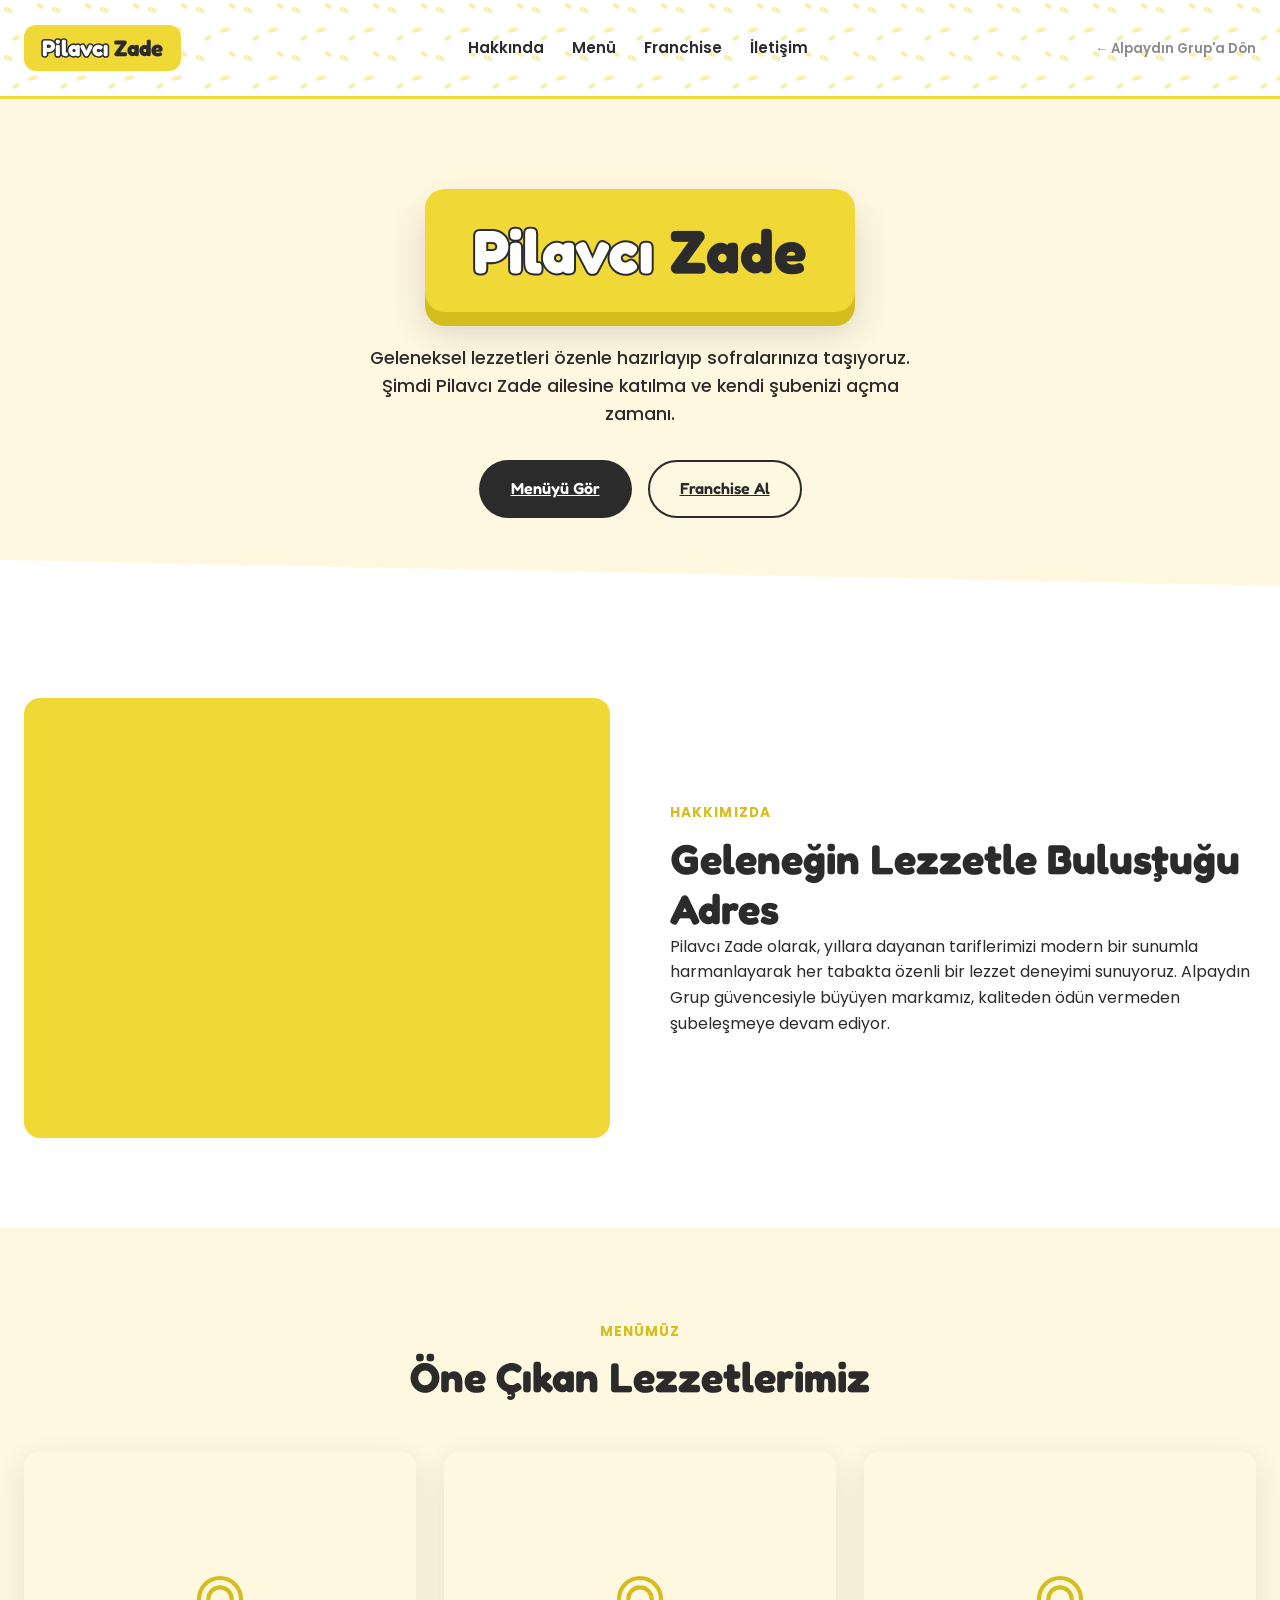
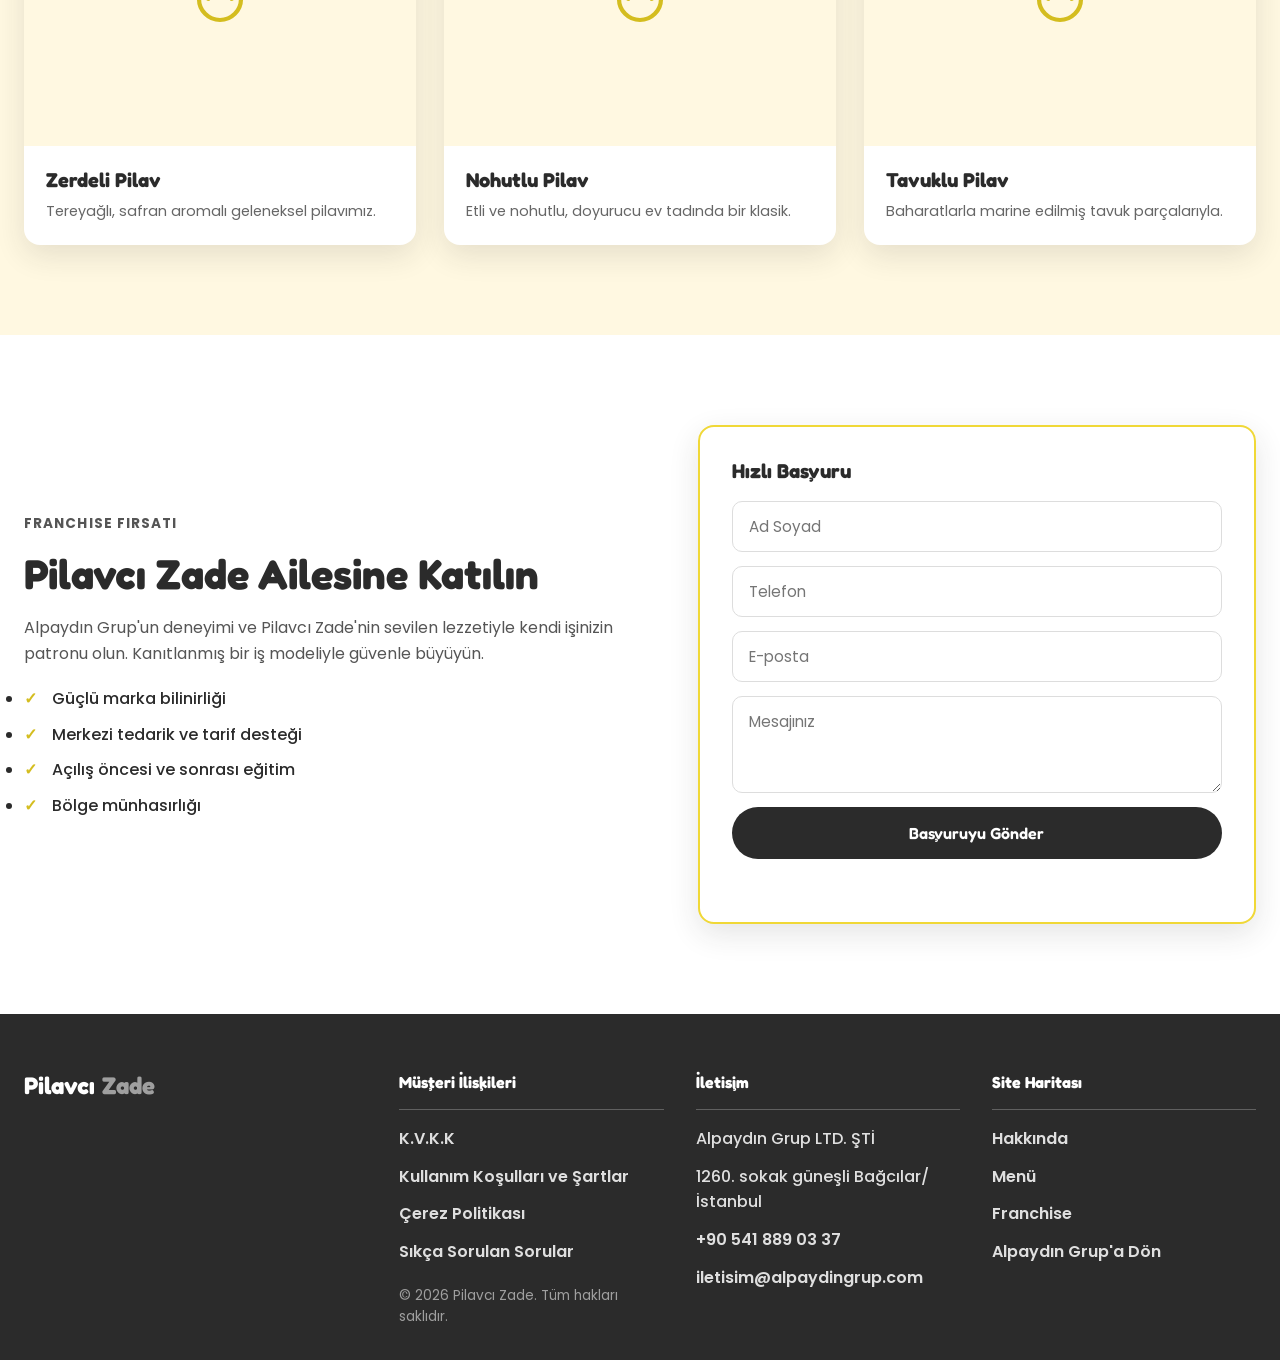
<file: pilavcizade.html>
<!DOCTYPE html>
<html lang="tr">
<head>
<meta charset="UTF-8">
<meta name="viewport" content="width=device-width, initial-scale=1.0">
<title>Pilavcı Zade | Lezzetin Adresi</title>
<meta name="description" content="Pilavcı Zade - Alpaydın Grup'un lezzet markası. Menümüzü keşfedin, franchise fırsatlarımıza katılın.">
<link rel="icon" href="assets/logo/pilavcizade-logo-clean.png" type="image/png">
<link rel="preconnect" href="https://fonts.googleapis.com">
<link href="https://fonts.googleapis.com/css2?family=Poppins:wght@400;500;600;700;800&family=Fredoka:wght@500;600;700&display=swap" rel="stylesheet">
<link rel="stylesheet" href="css/pilavcizade.css">
</head>
<body>

<header class="pv-header" id="pvHeader">
  <div class="container pv-header__inner">
    <a href="#" class="pv-logo pv-logotype">
      <span class="pv-logotype__white">Pilavcı</span><span class="pv-logotype__dark">Zade</span>
    </a>
    <nav class="pv-nav" id="pvNav">
      <a href="#hakkinda">Hakkında</a>
      <a href="#menu">Menü</a>
      <a href="#franchise">Franchise</a>
      <a href="#iletisim">İletişim</a>
    </nav>
    <a href="index.html" class="pv-back">← Alpaydın Grup'a Dön</a>
    <button class="pv-hamburger" id="pvHamburger" aria-label="Menü">
      <span></span><span></span><span></span>
    </button>
  </div>
</header>

<section class="pv-hero">
  <div class="container">
    <div class="pv-hero__badge">
      <div class="pv-logotype pv-logotype--hero">
        <span class="pv-logotype__white">Pilavcı</span><span class="pv-logotype__dark">Zade</span>
      </div>
    </div>
    <p>Geleneksel lezzetleri özenle hazırlayıp sofralarınıza taşıyoruz. Şimdi Pilavcı Zade
      ailesine katılma ve kendi şubenizi açma zamanı.</p>
    <div class="pv-hero__actions">
      <a href="#menu" class="btn btn--dark">Menüyü Gör</a>
      <a href="#franchise" class="btn btn--outline">Franchise Al</a>
    </div>
  </div>
  <div class="pv-hero__divider" aria-hidden="true">
    <svg viewBox="0 0 2600 131.1" preserveAspectRatio="none">
      <path fill="#ffffff" d="M0,0 L0,131.1 L2600,131.1 L2600,69.1 Z"></path>
    </svg>
  </div>
</section>

<section class="section" id="hakkinda">
  <div class="container pv-about">
    <div class="pv-about__media"></div>
    <div class="pv-about__content">
      <p class="eyebrow">HAKKIMIZDA</p>
      <h2>Geleneğin Lezzetle Buluştuğu Adres</h2>
      <p>Pilavcı Zade olarak, yıllara dayanan tariflerimizi modern bir sunumla harmanlayarak
        her tabakta özenli bir lezzet deneyimi sunuyoruz. Alpaydın Grup güvencesiyle büyüyen
        markamız, kaliteden ödün vermeden şubeleşmeye devam ediyor.</p>
    </div>
  </div>
</section>

<section class="section section--cream" id="menu">
  <div class="container">
    <div class="section-head">
      <p class="eyebrow">MENÜMÜZ</p>
      <h2>Öne Çıkan Lezzetlerimiz</h2>
    </div>
    <div class="pv-menu">
      <div class="pv-menu__item">
        <div class="pv-menu__media">
          <svg viewBox="0 0 24 24" fill="none" stroke="currentColor" stroke-width="1.8">
            <circle cx="12" cy="12" r="9"></circle>
            <path d="M7 12a5 5 0 0 1 10 0" stroke-linecap="round"></path>
          </svg>
        </div>
        <div class="pv-menu__body">
          <h3>Zerdeli Pilav</h3>
          <p>Tereyağlı, safran aromalı geleneksel pilavımız.</p>
        </div>
      </div>
      <div class="pv-menu__item">
        <div class="pv-menu__media">
          <svg viewBox="0 0 24 24" fill="none" stroke="currentColor" stroke-width="1.8">
            <circle cx="12" cy="12" r="9"></circle>
            <path d="M7 12a5 5 0 0 1 10 0" stroke-linecap="round"></path>
          </svg>
        </div>
        <div class="pv-menu__body">
          <h3>Nohutlu Pilav</h3>
          <p>Etli ve nohutlu, doyurucu ev tadında bir klasik.</p>
        </div>
      </div>
      <div class="pv-menu__item">
        <div class="pv-menu__media">
          <svg viewBox="0 0 24 24" fill="none" stroke="currentColor" stroke-width="1.8">
            <circle cx="12" cy="12" r="9"></circle>
            <path d="M7 12a5 5 0 0 1 10 0" stroke-linecap="round"></path>
          </svg>
        </div>
        <div class="pv-menu__body">
          <h3>Tavuklu Pilav</h3>
          <p>Baharatlarla marine edilmiş tavuk parçalarıyla.</p>
        </div>
      </div>
    </div>
  </div>
</section>

<section class="section" id="franchise">
  <div class="container pv-franchise">
    <div class="pv-franchise__text">
      <p class="eyebrow">FRANCHISE FIRSATI</p>
      <h2>Pilavcı Zade Ailesine Katılın</h2>
      <p>Alpaydın Grup'un deneyimi ve Pilavcı Zade'nin sevilen lezzetiyle kendi işinizin
        patronu olun. Kanıtlanmış bir iş modeliyle güvenle büyüyün.</p>
      <ul>
        <li>Güçlü marka bilinirliği</li>
        <li>Merkezi tedarik ve tarif desteği</li>
        <li>Açılış öncesi ve sonrası eğitim</li>
        <li>Bölge münhasırlığı</li>
      </ul>
    </div>
    <div class="pv-franchise__form">
      <h3>Hızlı Başvuru</h3>
      <form id="pvContactForm">
        <input type="text" name="name" placeholder="Ad Soyad" required>
        <input type="tel" name="phone" placeholder="Telefon" required>
        <input type="email" name="email" placeholder="E-posta" required>
        <textarea name="message" rows="3" placeholder="Mesajınız"></textarea>
        <button type="submit" class="btn btn--dark">Başvuruyu Gönder</button>
        <p class="pv-form-note" id="pvFormNote"></p>
      </form>
    </div>
  </div>
</section>

<footer class="pv-footer" id="iletisim">
  <div class="container pv-footer__inner">
    <div class="pv-footer__col pv-footer__col--brand">
      <div class="pv-footer__logo pv-logotype pv-logotype--footer">
        <span class="pv-logotype__white">Pilavcı</span><span class="pv-logotype__dark pv-logotype__dark--footer">Zade</span>
      </div>
    </div>
    <div class="pv-footer__col">
      <h4>Müşteri İlişkileri</h4>
      <ul class="pv-footer__links">
        <li><a href="#">K.V.K.K</a></li>
        <li><a href="#">Kullanım Koşulları ve Şartlar</a></li>
        <li><a href="#">Çerez Politikası</a></li>
        <li><a href="#">Sıkça Sorulan Sorular</a></li>
      </ul>
      <p class="pv-footer__copy">&copy; 2026 Pilavcı Zade. Tüm hakları saklıdır.</p>
    </div>
    <div class="pv-footer__col">
      <h4>İletişim</h4>
      <ul class="pv-footer__links pv-footer__links--static">
        <li>Alpaydın Grup LTD. ŞTİ</li>
        <li>1260. sokak güneşli Bağcılar/ İstanbul</li>
        <li><a href="tel:+905418890337">+90 541 889 03 37</a></li>
        <li><a href="mailto:iletisim@alpaydingrup.com">iletisim@alpaydingrup.com</a></li>
      </ul>
    </div>
    <div class="pv-footer__col">
      <h4>Site Haritası</h4>
      <ul class="pv-footer__links">
        <li><a href="#hakkinda">Hakkında</a></li>
        <li><a href="#menu">Menü</a></li>
        <li><a href="#franchise">Franchise</a></li>
        <li><a href="index.html">Alpaydın Grup'a Dön</a></li>
      </ul>
    </div>
  </div>
</footer>

<script>
  const pvHamburger = document.getElementById('pvHamburger');
  const pvNav = document.getElementById('pvNav');
  pvHamburger.addEventListener('click', () => pvNav.classList.toggle('open'));
  document.querySelectorAll('.pv-nav a').forEach(link => {
    link.addEventListener('click', () => pvNav.classList.remove('open'));
  });

  const pvForm = document.getElementById('pvContactForm');
  const pvFormNote = document.getElementById('pvFormNote');
  pvForm.addEventListener('submit', (e) => {
    e.preventDefault();
    pvFormNote.textContent = 'Başvurunuz alındı, en kısa sürede sizinle iletişime geçeceğiz.';
    pvForm.reset();
  });
</script>
</body>
</html>
</file>
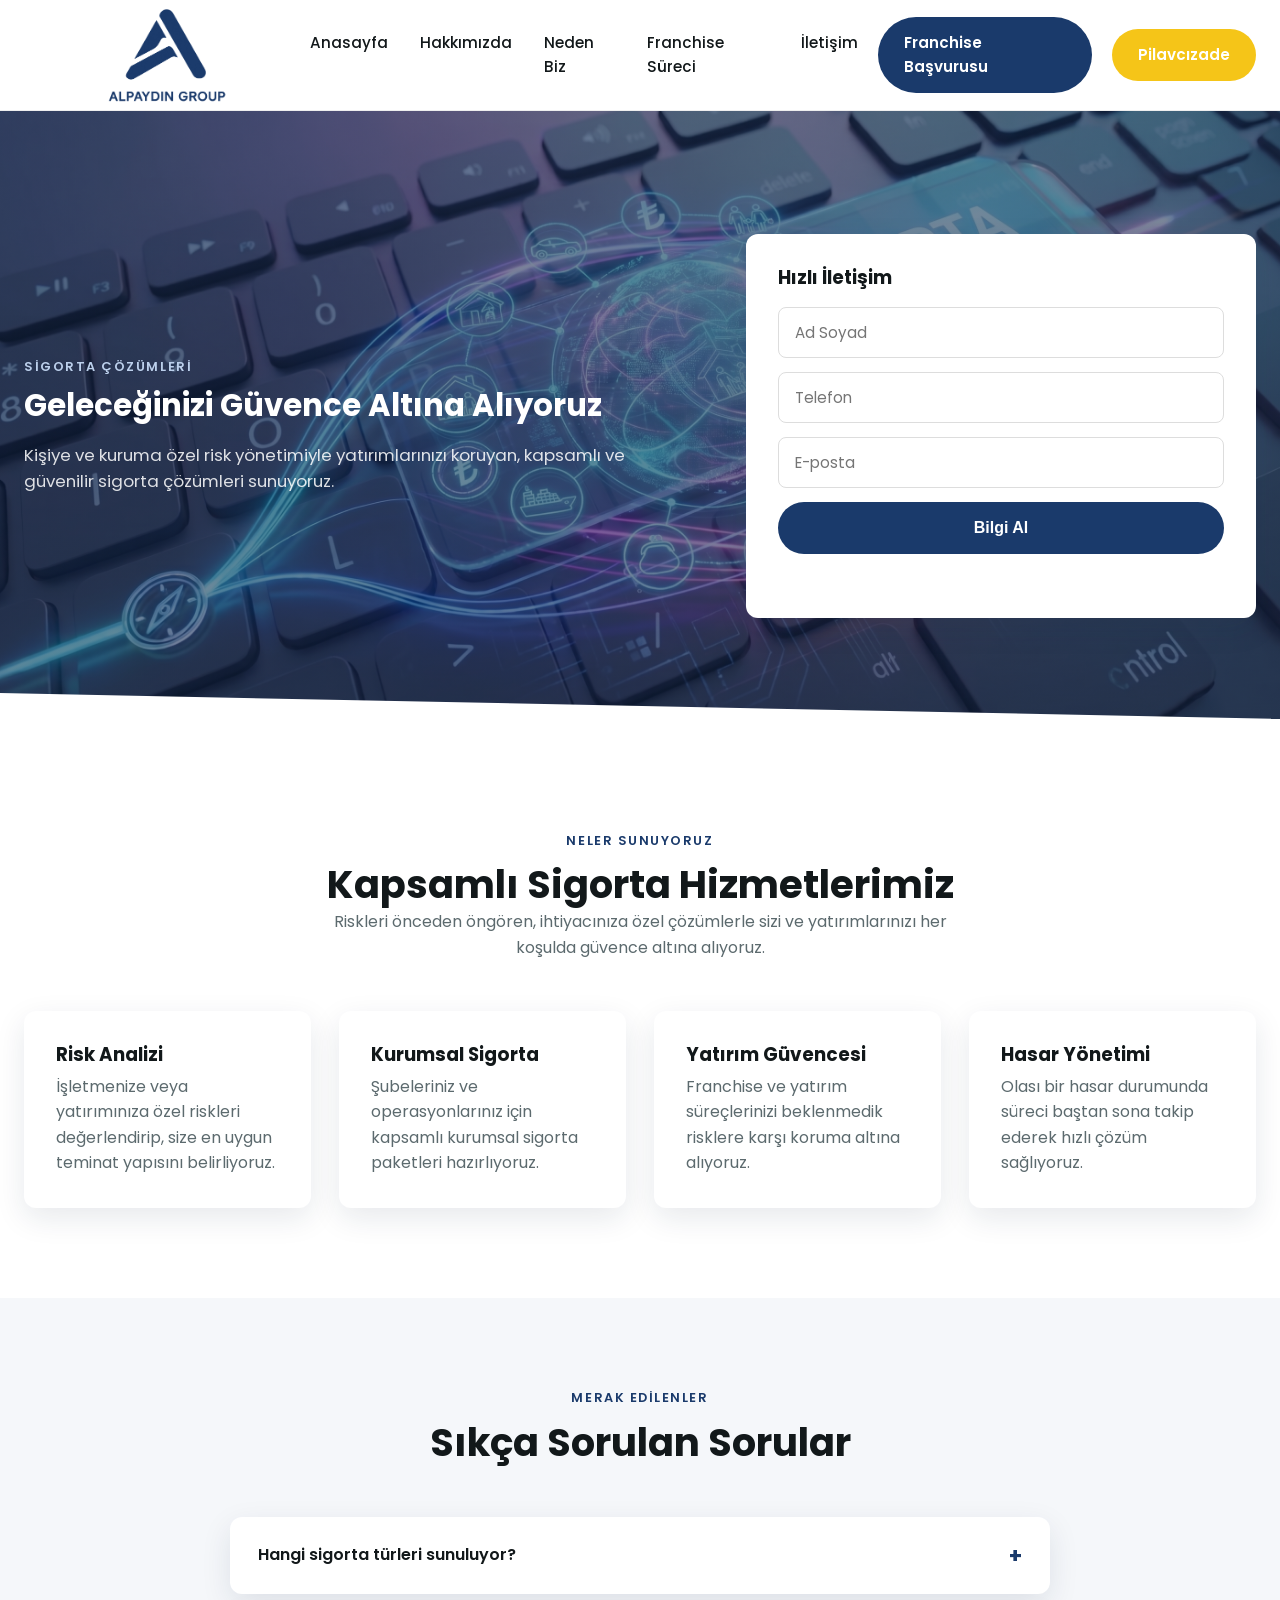
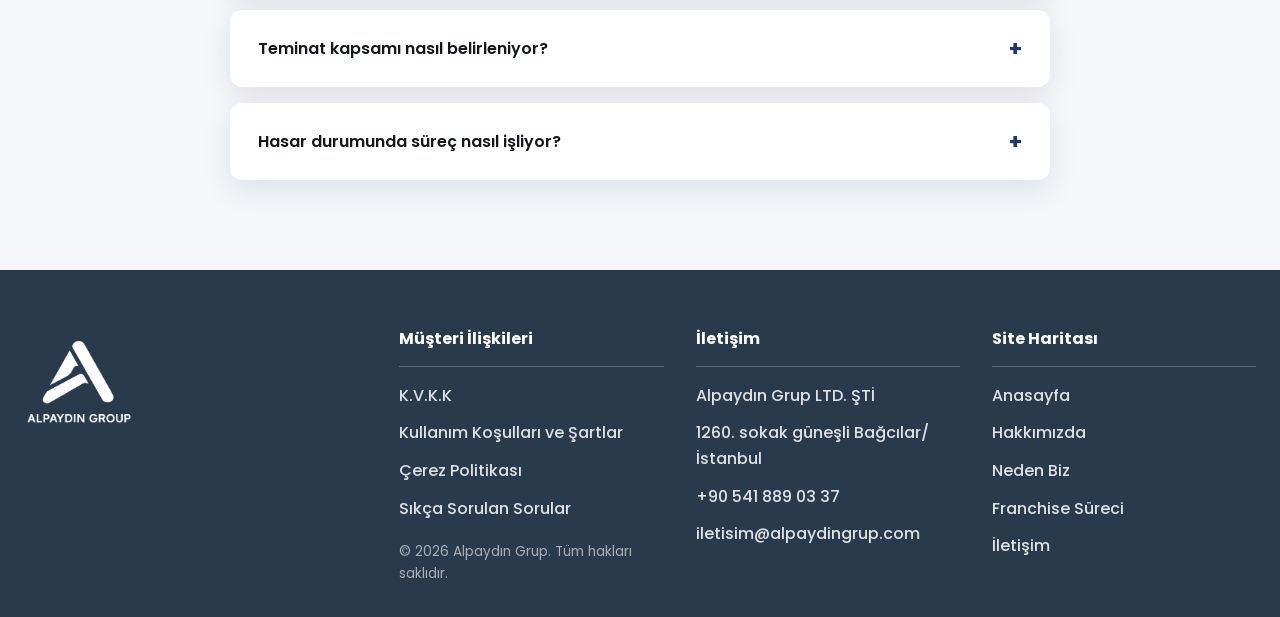
<file: sigorta-cozumleri.html>
<!DOCTYPE html>
<html lang="tr">
<head>
<meta charset="UTF-8">
<meta name="viewport" content="width=device-width, initial-scale=1.0">
<title>Sigorta Çözümleri | Alpaydın Group</title>
<meta name="description" content="Alpaydın Group sigorta çözümleri: risk analizi, kurumsal sigorta, yatırım güvencesi ve hasar yönetimi hizmetleri.">
<link rel="icon" href="assets/logo/logo-header.png" type="image/png">
<link rel="preconnect" href="https://fonts.googleapis.com">
<link href="https://fonts.googleapis.com/css2?family=Poppins:wght@400;500;600;700;800&display=swap" rel="stylesheet">
<link rel="stylesheet" href="css/style.css">
</head>
<body>

<header class="header" id="header">
  <div class="container header__inner">
    <a href="index.html" class="logo">
      <img src="assets/logo/logo-header.png" alt="Alpaydın Group Logo">
    </a>
    <nav class="nav" id="nav">
      <a href="index.html">Anasayfa</a>
      <a href="hakkimizda.html">Hakkımızda</a>
      <a href="index.html#avantajlar">Neden Biz</a>
      <a href="franchise.html">Franchise Süreci</a>
      <a href="index.html#iletisim">İletişim</a>
    </nav>
    <a href="index.html#iletisim" class="btn btn--primary nav__cta">Franchise Başvurusu</a>
    <a href="pilavcizade.html" class="btn btn--yellow nav__cta">Pilavcızade</a>
    <button class="hamburger" id="hamburger" aria-label="Menü">
      <span></span><span></span><span></span>
    </button>
  </div>
</header>

<section class="page-banner page-banner--split" style="background-image:linear-gradient(rgba(15,38,71,.55),rgba(15,38,71,.55)),url('assets/img/sigorta-cozumleri-alpaydin-group.jpg');">
  <div class="container franchise-banner">
    <div class="franchise-banner__text">
      <p class="eyebrow">SİGORTA ÇÖZÜMLERİ</p>
      <h1>Geleceğinizi Güvence Altına Alıyoruz</h1>
      <p class="franchise-banner__desc">Kişiye ve kuruma özel risk yönetimiyle yatırımlarınızı
        koruyan, kapsamlı ve güvenilir sigorta çözümleri sunuyoruz.</p>
    </div>
    <div class="franchise-banner__form">
      <h3>Hızlı İletişim</h3>
      <form id="quickContactForm">
        <input type="text" name="name" placeholder="Ad Soyad" required>
        <input type="tel" name="phone" placeholder="Telefon" required>
        <input type="email" name="email" placeholder="E-posta" required>
        <button type="submit" class="btn btn--primary btn--lg">Bilgi Al</button>
        <p class="form-note" id="quickFormNote"></p>
      </form>
    </div>
  </div>
  <div class="page-banner__divider" aria-hidden="true">
    <svg viewBox="0 0 2600 131.1" preserveAspectRatio="none">
      <path fill="#ffffff" d="M0,0 L0,131.1 L2600,131.1 L2600,69.1 Z"></path>
    </svg>
  </div>
</section>

<section class="section" id="hizmetlerimiz">
  <div class="container">
    <div class="section-head">
      <p class="eyebrow">NELER SUNUYORUZ</p>
      <h2>Kapsamlı Sigorta Hizmetlerimiz</h2>
      <p>Riskleri önceden öngören, ihtiyacınıza özel çözümlerle sizi ve yatırımlarınızı
        her koşulda güvence altına alıyoruz.</p>
    </div>
    <div class="cards cards--4">
      <div class="card">
        <h3>Risk Analizi</h3>
        <p>İşletmenize veya yatırımınıza özel riskleri değerlendirip, size en uygun teminat
          yapısını belirliyoruz.</p>
      </div>
      <div class="card">
        <h3>Kurumsal Sigorta</h3>
        <p>Şubeleriniz ve operasyonlarınız için kapsamlı kurumsal sigorta paketleri
          hazırlıyoruz.</p>
      </div>
      <div class="card">
        <h3>Yatırım Güvencesi</h3>
        <p>Franchise ve yatırım süreçlerinizi beklenmedik risklere karşı koruma altına
          alıyoruz.</p>
      </div>
      <div class="card">
        <h3>Hasar Yönetimi</h3>
        <p>Olası bir hasar durumunda süreci baştan sona takip ederek hızlı çözüm
          sağlıyoruz.</p>
      </div>
    </div>
  </div>
</section>

<section class="section section--muted">
  <div class="container">
    <div class="section-head">
      <p class="eyebrow">MERAK EDİLENLER</p>
      <h2>Sıkça Sorulan Sorular</h2>
    </div>
    <div class="faq">
      <details class="faq__item">
        <summary>Hangi sigorta türleri sunuluyor?</summary>
        <p>İşyeri, sorumluluk ve yatırım güvencesi başta olmak üzere ihtiyacınıza göre
          şekillendirilen çeşitli kurumsal sigorta çözümleri sunuyoruz.</p>
      </details>
      <details class="faq__item">
        <summary>Teminat kapsamı nasıl belirleniyor?</summary>
        <p>İşletmenizin büyüklüğü, sektörü ve risk profiline göre yapılan detaylı analiz
          sonrası size özel bir teminat yapısı oluşturuyoruz.</p>
      </details>
      <details class="faq__item">
        <summary>Hasar durumunda süreç nasıl işliyor?</summary>
        <p>Hasar bildiriminden itibaren tüm süreci sizin adınıza takip ediyor, en kısa
          sürede sonuçlandırılmasını sağlıyoruz.</p>
      </details>
    </div>
  </div>
</section>

<footer class="footer">
  <div class="container footer__inner">
    <div class="footer__col footer__col--brand">
      <div class="logo footer__logo">
        <img src="assets/logo/logo-footer.png" alt="Alpaydın Group Logo">
      </div>
    </div>
    <div class="footer__col">
      <h4>Müşteri İlişkileri</h4>
      <ul class="footer__links">
        <li><a href="#">K.V.K.K</a></li>
        <li><a href="#">Kullanım Koşulları ve Şartlar</a></li>
        <li><a href="#">Çerez Politikası</a></li>
        <li><a href="#">Sıkça Sorulan Sorular</a></li>
      </ul>
      <p class="footer__copy">&copy; 2026 Alpaydın Grup. Tüm hakları saklıdır.</p>
    </div>
    <div class="footer__col">
      <h4>İletişim</h4>
      <ul class="footer__links footer__links--static">
        <li>Alpaydın Grup LTD. ŞTİ</li>
        <li>1260. sokak güneşli Bağcılar/ İstanbul</li>
        <li><a href="tel:+905418890337">+90 541 889 03 37</a></li>
        <li><a href="mailto:iletisim@alpaydingrup.com">iletisim@alpaydingrup.com</a></li>
      </ul>
    </div>
    <div class="footer__col">
      <h4>Site Haritası</h4>
      <ul class="footer__links">
        <li><a href="index.html">Anasayfa</a></li>
        <li><a href="hakkimizda.html">Hakkımızda</a></li>
        <li><a href="index.html#avantajlar">Neden Biz</a></li>
        <li><a href="franchise.html">Franchise Süreci</a></li>
        <li><a href="index.html#iletisim">İletişim</a></li>
      </ul>
    </div>
  </div>
</footer>

<script src="js/script.js"></script>
</body>
</html>
</file>
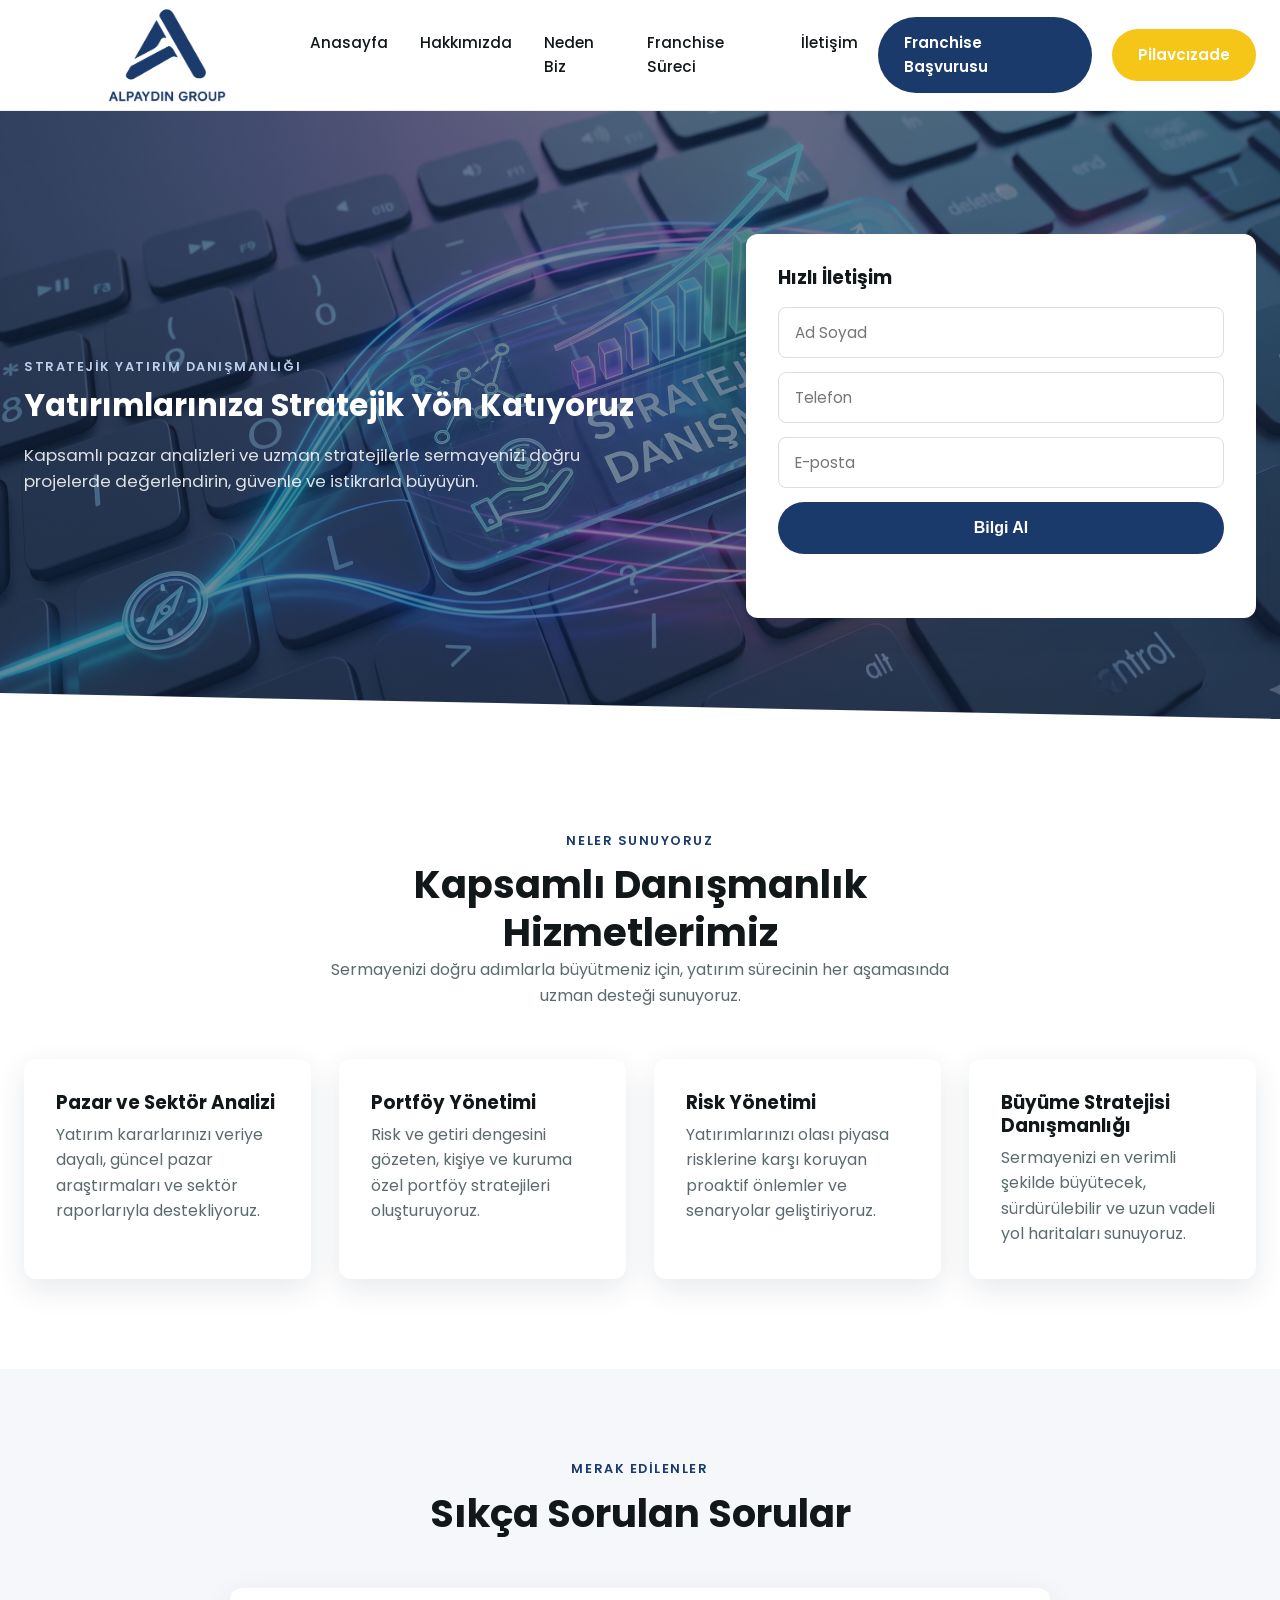
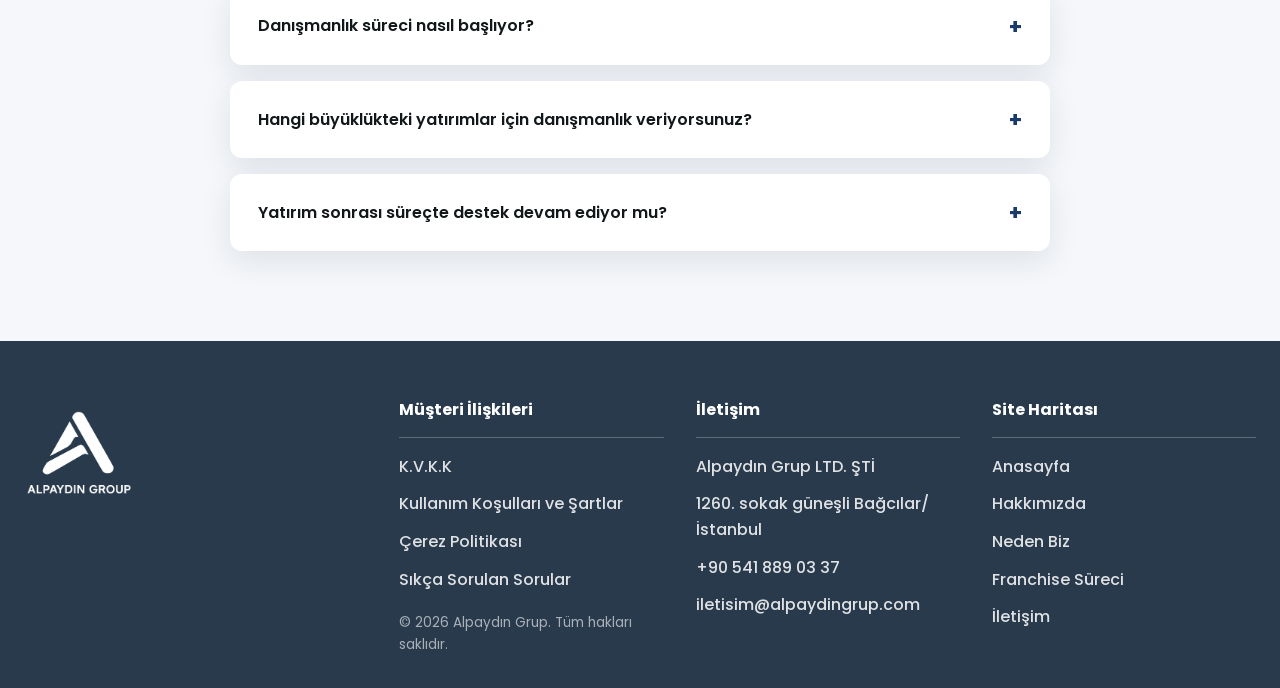
<file: stratejik-yatirim-danismanligi.html>
<!DOCTYPE html>
<html lang="tr">
<head>
<meta charset="UTF-8">
<meta name="viewport" content="width=device-width, initial-scale=1.0">
<title>Stratejik Yatırım Danışmanlığı | Alpaydın Group</title>
<meta name="description" content="Alpaydın Group stratejik yatırım danışmanlığı: pazar analizi, portföy yönetimi, risk yönetimi ve büyüme stratejisi hizmetleri.">
<link rel="icon" href="assets/logo/logo-header.png" type="image/png">
<link rel="preconnect" href="https://fonts.googleapis.com">
<link href="https://fonts.googleapis.com/css2?family=Poppins:wght@400;500;600;700;800&display=swap" rel="stylesheet">
<link rel="stylesheet" href="css/style.css">
</head>
<body>

<header class="header" id="header">
  <div class="container header__inner">
    <a href="index.html" class="logo">
      <img src="assets/logo/logo-header.png" alt="Alpaydın Group Logo">
    </a>
    <nav class="nav" id="nav">
      <a href="index.html">Anasayfa</a>
      <a href="hakkimizda.html">Hakkımızda</a>
      <a href="index.html#avantajlar">Neden Biz</a>
      <a href="franchise.html">Franchise Süreci</a>
      <a href="index.html#iletisim">İletişim</a>
    </nav>
    <a href="index.html#iletisim" class="btn btn--primary nav__cta">Franchise Başvurusu</a>
    <a href="pilavcizade.html" class="btn btn--yellow nav__cta">Pilavcızade</a>
    <button class="hamburger" id="hamburger" aria-label="Menü">
      <span></span><span></span><span></span>
    </button>
  </div>
</header>

<section class="page-banner page-banner--split" style="background-image:linear-gradient(rgba(15,38,71,.55),rgba(15,38,71,.55)),url('assets/img/stratejik-yatirim-danismanligi-alpaydin-group.png');">
  <div class="container franchise-banner">
    <div class="franchise-banner__text">
      <p class="eyebrow">STRATEJİK YATIRIM DANIŞMANLIĞI</p>
      <h1>Yatırımlarınıza Stratejik Yön Katıyoruz</h1>
      <p class="franchise-banner__desc">Kapsamlı pazar analizleri ve uzman stratejilerle sermayenizi
        doğru projelerde değerlendirin, güvenle ve istikrarla büyüyün.</p>
    </div>
    <div class="franchise-banner__form">
      <h3>Hızlı İletişim</h3>
      <form id="quickContactForm">
        <input type="text" name="name" placeholder="Ad Soyad" required>
        <input type="tel" name="phone" placeholder="Telefon" required>
        <input type="email" name="email" placeholder="E-posta" required>
        <button type="submit" class="btn btn--primary btn--lg">Bilgi Al</button>
        <p class="form-note" id="quickFormNote"></p>
      </form>
    </div>
  </div>
  <div class="page-banner__divider" aria-hidden="true">
    <svg viewBox="0 0 2600 131.1" preserveAspectRatio="none">
      <path fill="#ffffff" d="M0,0 L0,131.1 L2600,131.1 L2600,69.1 Z"></path>
    </svg>
  </div>
</section>

<section class="section" id="hizmetlerimiz">
  <div class="container">
    <div class="section-head">
      <p class="eyebrow">NELER SUNUYORUZ</p>
      <h2>Kapsamlı Danışmanlık Hizmetlerimiz</h2>
      <p>Sermayenizi doğru adımlarla büyütmeniz için, yatırım sürecinin her aşamasında uzman
        desteği sunuyoruz.</p>
    </div>
    <div class="cards cards--4">
      <div class="card">
        <h3>Pazar ve Sektör Analizi</h3>
        <p>Yatırım kararlarınızı veriye dayalı, güncel pazar araştırmaları ve sektör
          raporlarıyla destekliyoruz.</p>
      </div>
      <div class="card">
        <h3>Portföy Yönetimi</h3>
        <p>Risk ve getiri dengesini gözeten, kişiye ve kuruma özel portföy stratejileri
          oluşturuyoruz.</p>
      </div>
      <div class="card">
        <h3>Risk Yönetimi</h3>
        <p>Yatırımlarınızı olası piyasa risklerine karşı koruyan proaktif önlemler ve
          senaryolar geliştiriyoruz.</p>
      </div>
      <div class="card">
        <h3>Büyüme Stratejisi Danışmanlığı</h3>
        <p>Sermayenizi en verimli şekilde büyütecek, sürdürülebilir ve uzun vadeli yol
          haritaları sunuyoruz.</p>
      </div>
    </div>
  </div>
</section>

<section class="section section--muted">
  <div class="container">
    <div class="section-head">
      <p class="eyebrow">MERAK EDİLENLER</p>
      <h2>Sıkça Sorulan Sorular</h2>
    </div>
    <div class="faq">
      <details class="faq__item">
        <summary>Danışmanlık süreci nasıl başlıyor?</summary>
        <p>Öncelikle mevcut finansal durumunuzu ve hedeflerinizi birlikte değerlendiriyor, ardından
          size özel bir yatırım stratejisi planı sunuyoruz.</p>
      </details>
      <details class="faq__item">
        <summary>Hangi büyüklükteki yatırımlar için danışmanlık veriyorsunuz?</summary>
        <p>Bireysel yatırımcılardan kurumsal ortaklara kadar farklı ölçeklerde, ihtiyaca özel
          çözümler sunuyoruz.</p>
      </details>
      <details class="faq__item">
        <summary>Yatırım sonrası süreçte destek devam ediyor mu?</summary>
        <p>Evet, portföyünüzü düzenli olarak takip ederek piyasa koşullarına göre stratejinizi
          birlikte güncelliyoruz.</p>
      </details>
    </div>
  </div>
</section>

<footer class="footer">
  <div class="container footer__inner">
    <div class="footer__col footer__col--brand">
      <div class="logo footer__logo">
        <img src="assets/logo/logo-footer.png" alt="Alpaydın Group Logo">
      </div>
    </div>
    <div class="footer__col">
      <h4>Müşteri İlişkileri</h4>
      <ul class="footer__links">
        <li><a href="#">K.V.K.K</a></li>
        <li><a href="#">Kullanım Koşulları ve Şartlar</a></li>
        <li><a href="#">Çerez Politikası</a></li>
        <li><a href="#">Sıkça Sorulan Sorular</a></li>
      </ul>
      <p class="footer__copy">&copy; 2026 Alpaydın Grup. Tüm hakları saklıdır.</p>
    </div>
    <div class="footer__col">
      <h4>İletişim</h4>
      <ul class="footer__links footer__links--static">
        <li>Alpaydın Grup LTD. ŞTİ</li>
        <li>1260. sokak güneşli Bağcılar/ İstanbul</li>
        <li><a href="tel:+905418890337">+90 541 889 03 37</a></li>
        <li><a href="mailto:iletisim@alpaydingrup.com">iletisim@alpaydingrup.com</a></li>
      </ul>
    </div>
    <div class="footer__col">
      <h4>Site Haritası</h4>
      <ul class="footer__links">
        <li><a href="index.html">Anasayfa</a></li>
        <li><a href="hakkimizda.html">Hakkımızda</a></li>
        <li><a href="index.html#avantajlar">Neden Biz</a></li>
        <li><a href="franchise.html">Franchise Süreci</a></li>
        <li><a href="index.html#iletisim">İletişim</a></li>
      </ul>
    </div>
  </div>
</footer>

<script src="js/script.js"></script>
</body>
</html>
</file>
<file: css/style.css>
:root{
  --primary:#1a3a6b;
  --primary-dark:#0f2647;
  --primary-light:#e8edf7;
  --dark:#12181a;
  --gray:#5c6a6e;
  --bg-muted:#f5f7fa;
  --white:#ffffff;
  --radius:12px;
  --shadow:0 10px 30px rgba(15,38,71,.1);
  --container:1280px;
}

*{box-sizing:border-box;margin:0;padding:0;}
html{scroll-behavior:smooth;}
body{
  font-family:'Poppins',sans-serif;
  color:var(--dark);
  line-height:1.6;
  background:var(--white);
}
img{max-width:100%;display:block;}
a{text-decoration:none;color:inherit;}
ul{list-style:none;}

.container{
  max-width:var(--container);
  margin:0 auto;
  padding:0 24px;
}

.eyebrow{
  color:var(--primary);
  font-weight:600;
  letter-spacing:.12em;
  font-size:.8rem;
  margin-bottom:10px;
}

h1,h2,h3{font-weight:700;line-height:1.25;}
h1{font-size:clamp(2rem,4vw,3.2rem);}
h2{font-size:clamp(1.6rem,3vw,2.4rem);}
h3{font-size:1.15rem;margin-bottom:8px;}
p{color:var(--gray);}

.btn{
  display:inline-block;
  padding:12px 24px;
  border-radius:999px;
  font-weight:600;
  font-size:.95rem;
  transition:all .25s ease;
  border:2px solid transparent;
}
.btn--primary{background:var(--primary);color:#fff;}
.btn--primary:hover{background:var(--primary-dark);}
.btn--ghost{border-color:#fff;color:#fff;}
.btn--ghost:hover{background:#fff;color:var(--primary-dark);}
.btn--lg{padding:15px 32px;font-size:1rem;}
.btn--yellow{
  background:#f5c518;color:#fff;
  animation:breathe 2.2s ease-in-out infinite;
}
.btn--yellow:hover{background:#e0b30f;animation-play-state:paused;}

@keyframes breathe{
  0%,100%{box-shadow:0 0 0 0 rgba(245,197,24,.55);transform:scale(1);}
  50%{box-shadow:0 0 0 10px rgba(245,197,24,0);transform:scale(1.05);}
}

/* Header */
.header{
  position:sticky;top:0;z-index:100;
  background:rgba(255,255,255,.92);
  backdrop-filter:blur(8px);
  border-bottom:1px solid #eee;
}
.header__inner{
  display:flex;align-items:center;justify-content:space-between;
  height:110px;
}
.logo{display:flex;align-items:center;gap:10px;}
.logo img{width:293px;height:100px;object-fit:contain;}
.logo__text{font-weight:800;font-size:1.2rem;color:var(--primary-dark);}
.nav{display:flex;gap:32px;}
.nav a{font-weight:500;font-size:.95rem;color:var(--dark);transition:color .2s;}
.nav a:hover{color:var(--primary);}
.nav__cta{margin-left:20px;}
.hamburger{display:none;flex-direction:column;gap:5px;background:none;border:none;cursor:pointer;}
.hamburger span{width:24px;height:2px;background:var(--dark);}

/* Hero */
.hero{
  position:relative;
  color:#fff;
  padding:140px 0 100px;
  overflow:hidden;
}
.hero__bg{
  position:absolute;inset:0;
  background:linear-gradient(135deg,var(--primary-dark),var(--primary) 60%,#2f5aa8);
  z-index:-1;
}
.hero__inner{
  display:grid;
  grid-template-columns:minmax(0,800px) 1fr;
  align-items:center;
  gap:40px;
}
.hero__col--text{max-width:800px;}
.hero h1{margin-bottom:20px;}
.hero__desc{color:rgba(255,255,255,.88);font-size:1.05rem;max-width:600px;margin-bottom:32px;}
.hero__actions{display:flex;gap:16px;flex-wrap:wrap;}
.hero__col--visual{min-height:360px;}

@media (max-width:900px){
  .hero__inner{grid-template-columns:1fr;}
  .hero__col--visual{display:none;}
}

/* Features strip */
.features-strip{padding:64px 0;background:#fff;}
.features-strip__inner{
  display:grid;grid-template-columns:repeat(3,1fr);gap:40px;
}
.feature__head{display:flex;align-items:center;gap:16px;margin-bottom:2px;}
.feature__icon{
  flex-shrink:0;width:72px;height:72px;color:var(--primary);
}
.feature__icon svg,.feature__icon img{width:100%;height:100%;object-fit:contain;}
.feature h3{color:var(--dark);}
.feature p{font-size:.92rem;margin:0;margin-left:88px;}

/* Page banner */
.page-banner{
  position:relative;min-height:70vh;text-align:center;
  display:flex;align-items:center;justify-content:center;
  background:linear-gradient(rgba(15,38,71,.55),rgba(15,38,71,.55)),
    url('../assets/img/hakkimizda-banner-alpaydin-group.jpg') center 90%/cover no-repeat;
}
.page-banner h1{color:#fff;margin-bottom:12px;}
.breadcrumb{display:flex;gap:8px;justify-content:center;color:rgba(255,255,255,.7);font-size:.9rem;}
.breadcrumb a{color:rgba(255,255,255,.9);text-decoration:none;}
.breadcrumb a:hover{text-decoration:underline;}
.page-banner__divider{position:absolute;left:0;right:0;bottom:-1px;width:100%;line-height:0;}
.page-banner__divider svg{display:block;width:100%;height:49px;}

.page-banner--split{text-align:left;padding:70px 0;}
.franchise-banner{
  display:grid;grid-template-columns:1.2fr 1fr;gap:110px;align-items:center;
}
.franchise-banner__text .eyebrow{color:#bcd0ec;}
.franchise-banner__text h1{
  color:#fff;margin-bottom:16px;
  font-size:clamp(1.4rem,2.4vw,2.1rem);
}
.franchise-banner__desc{color:rgba(255,255,255,.85);font-size:1.05rem;}
.franchise-banner__form{
  background:#fff;padding:32px;border-radius:var(--radius);box-shadow:var(--shadow);
}
.franchise-banner__form h3{color:var(--dark);margin-bottom:18px;}
.franchise-banner__form form{display:flex;flex-direction:column;gap:14px;}

/* Sections */
.section{padding:90px 0;}
.section--muted{background:var(--bg-muted);}
.section-head{text-align:center;max-width:640px;margin:0 auto 50px;}

/* About */
.about{display:grid;grid-template-columns:1fr 1fr;gap:60px;align-items:center;}
.about__img{
  width:100%;
  aspect-ratio:4/3;
  object-fit:cover;
  border-radius:var(--radius);
  display:block;
}
.about__img--logo{
  object-fit:contain;
  background:var(--primary-light);
  padding:40px;
}
.check-list{margin-top:20px;display:flex;flex-direction:column;gap:12px;}
.check-list li{position:relative;padding-left:28px;color:var(--dark);}
.check-list li::before{
  content:'✓';position:absolute;left:0;top:0;
  color:var(--primary);font-weight:800;
}

/* CEO Message */
.ceo-message{display:grid;grid-template-columns:1fr 1fr;gap:60px;align-items:center;}
.ceo-message__img{
  width:100%;
  aspect-ratio:3/4;
  object-fit:cover;
  border-radius:var(--radius);
  display:block;
}
.ceo-message__content p{margin-bottom:16px;}
.ceo-message__signature{margin-top:24px;color:var(--dark);}
.ceo-message__signature strong{display:block;color:var(--primary);font-size:1.1rem;margin-top:2px;}

/* Service cards */
.service-cards{display:grid;grid-template-columns:repeat(3,1fr);gap:28px;}
.service-card{
  display:block;background:var(--bg-muted);border-radius:var(--radius);
  overflow:hidden;box-shadow:var(--shadow);transition:transform .25s;
  text-decoration:none;
}
.service-card:hover{transform:translateY(-6px);}
.service-card__media{aspect-ratio:16/10;overflow:hidden;}
.service-card__media img{
  width:100%;height:100%;object-fit:cover;display:block;
  transition:transform .35s ease;
}
.service-card:hover .service-card__media img{transform:scale(1.08);}
.service-card__body{padding:28px;}
.service-card__body h3{color:var(--dark);margin-bottom:12px;}
.service-card__body p{font-size:.92rem;margin-bottom:20px;}
.service-card__body .btn{display:inline-block;pointer-events:none;}

/* Sustainability */
.sustainability{display:grid;grid-template-columns:1fr 1fr;gap:60px;align-items:center;}
.sustainability__media img{
  width:100%;aspect-ratio:4/3;object-fit:cover;border-radius:var(--radius);display:block;
}
.sustainability .check-list{gap:16px;}
.sustainability .check-list li{color:var(--dark);}

/* Cards */
.cards{display:grid;grid-template-columns:repeat(3,1fr);gap:28px;}
.cards--4{grid-template-columns:repeat(4,1fr);}
.card{
  background:#fff;padding:32px;border-radius:var(--radius);
  box-shadow:var(--shadow);transition:transform .25s;
}
.card:hover{transform:translateY(-6px);}
.card__icon{font-size:1.8rem;margin-bottom:14px;}

/* Steps */
.steps{
  display:flex;flex-direction:column;gap:28px;
  max-width:760px;margin:0 auto;
}
.step{
  display:flex;align-items:center;gap:28px;
  padding:36px;border:1px solid #eee;border-radius:var(--radius);
}
.step__num{
  flex-shrink:0;
  width:64px;height:64px;
  display:flex;align-items:center;justify-content:center;
  background:var(--primary-light);color:var(--primary);
  font-weight:800;font-size:1.8rem;border-radius:50%;
}
.step h3{font-size:1.3rem;margin-bottom:6px;}
.step p{font-size:1rem;}

/* FAQ */
.faq{display:flex;flex-direction:column;gap:16px;max-width:820px;margin:0 auto;}
.faq__item{
  background:#fff;border-radius:var(--radius);padding:22px 28px;box-shadow:var(--shadow);
}
.faq__item summary{
  cursor:pointer;font-weight:600;color:var(--dark);list-style:none;
  display:flex;align-items:center;justify-content:space-between;gap:16px;
}
.faq__item summary::-webkit-details-marker{display:none;}
.faq__item summary::after{
  content:'+';flex-shrink:0;color:var(--primary);font-size:1.3rem;font-weight:700;
}
.faq__item[open] summary::after{content:'−';}
.faq__item p{margin-top:14px;font-size:.95rem;}

/* Contact */
.contact{display:grid;grid-template-columns:1fr 1.1fr;gap:60px;}
.contact-list{margin-top:24px;display:flex;flex-direction:column;gap:10px;}
.contact-list li{color:var(--dark);}
.contact__form{
  background:var(--bg-muted);
  padding:32px;border-radius:var(--radius);
  display:flex;flex-direction:column;gap:16px;
}
.form-row{display:grid;grid-template-columns:1fr 1fr;gap:16px;}
input,textarea{
  width:100%;padding:13px 16px;border-radius:8px;
  border:1px solid #ddd;font-family:inherit;font-size:.95rem;
  background:#fff;
}
input:focus,textarea:focus{outline:2px solid var(--primary);}
.form-note{font-size:.9rem;color:var(--primary);min-height:1.2em;}

/* Footer */
.footer{background:#293a4c;color:rgba(255,255,255,.75);padding:56px 0 32px;}
.footer__inner{
  display:grid;grid-template-columns:1.3fr 1fr 1fr 1fr;gap:32px;
}
.footer__col--brand{display:flex;flex-direction:column;gap:16px;}
.footer__logo{display:flex;align-items:center;gap:10px;}
.footer__logo img{width:110px;height:110px;object-fit:contain;}
.footer__col h4{
  color:#fff;font-size:1rem;padding-bottom:14px;
  margin-bottom:16px;border-bottom:1px solid rgba(255,255,255,.25);
}
.footer__links{list-style:none;display:flex;flex-direction:column;gap:12px;}
.footer__links a{color:rgba(255,255,255,.85);text-decoration:none;font-weight:500;}
.footer__links a:hover{color:#fff;text-decoration:underline;}
.footer__links--static li{color:rgba(255,255,255,.85);font-weight:500;}
.footer__copy{margin-top:20px;font-size:.85rem;color:rgba(255,255,255,.6);}

/* Responsive */
@media (max-width:960px){
  .about,.contact,.ceo-message,.sustainability,.franchise-banner{grid-template-columns:1fr;}
  .franchise-banner{gap:40px;}
  .cards,.cards--4{grid-template-columns:repeat(2,1fr);}
  .features-strip__inner{grid-template-columns:1fr;gap:32px;}
  .footer__inner{grid-template-columns:1fr 1fr;gap:40px 32px;}
}
@media (max-width:720px){
  .nav,.nav__cta{display:none;}
  .hamburger{display:flex;}
  .nav.open{
    display:flex;flex-direction:column;
    position:absolute;top:76px;left:0;right:0;
    background:#fff;padding:20px 24px;gap:16px;
    box-shadow:var(--shadow);
  }
  .cards,.cards--4,.service-cards{grid-template-columns:1fr;}
  .step{flex-direction:column;text-align:center;gap:16px;padding:28px;}
  .form-row{grid-template-columns:1fr;}
  .footer__inner{grid-template-columns:1fr;}
}
</file>
<file: css/pilavcizade.css>
:root{
  --pv-yellow:#f0d837;
  --pv-yellow-dark:#d4bd1f;
  --pv-dark:#2b2b2b;
  --pv-white:#ffffff;
  --pv-cream:#fff8e1;
  --pv-radius:16px;
  --pv-shadow:0 10px 30px rgba(43,43,43,.12);
  --container:1280px;
}

*{box-sizing:border-box;margin:0;padding:0;}
html{scroll-behavior:smooth;}
body{
  font-family:'Poppins',sans-serif;
  color:var(--pv-dark);
  line-height:1.6;
  background:var(--pv-white);
}
h1,h2,h3{font-family:'Fredoka',sans-serif;font-weight:700;line-height:1.2;color:var(--pv-dark);}
h1{font-size:clamp(2.2rem,5vw,3.6rem);}
h2{font-size:clamp(1.7rem,3.4vw,2.6rem);}
h3{font-size:1.25rem;}
img{max-width:100%;display:block;}
a{color:inherit;}

.container{max-width:var(--container);margin:0 auto;padding:0 24px;}
.section{padding:90px 0;}
.section--cream{background:var(--pv-cream);}
.section-head{text-align:center;max-width:640px;margin:0 auto 50px;}
.eyebrow{
  display:inline-block;color:var(--pv-yellow-dark);font-weight:700;
  letter-spacing:.08em;font-size:.85rem;margin-bottom:10px;text-transform:uppercase;
}

/* Buttons */
.btn{
  display:inline-block;padding:14px 30px;border-radius:999px;
  font-family:'Fredoka',sans-serif;font-weight:600;font-size:1rem;
  transition:all .25s ease;border:2px solid transparent;
}
.btn--dark{background:var(--pv-dark);color:#fff;}
.btn--dark:hover{background:#000;}
.btn--outline{border-color:var(--pv-dark);color:var(--pv-dark);}
.btn--outline:hover{background:var(--pv-dark);color:#fff;}

/* Header */
.pv-header{
  position:sticky;top:0;z-index:100;
  background-color:#fff;
  background-image:url("data:image/svg+xml,%3Csvg xmlns='http://www.w3.org/2000/svg' width='48' height='48'%3E%3Cg fill='%23f0d837' fill-opacity='0.4'%3E%3Cellipse cx='8' cy='10' rx='5' ry='2.4' transform='rotate(20 8 10)'/%3E%3Cellipse cx='33' cy='30' rx='5' ry='2.4' transform='rotate(-15 33 30)'/%3E%3Cellipse cx='40' cy='6' rx='4' ry='2' transform='rotate(35 40 6)'/%3E%3Cellipse cx='16' cy='38' rx='4' ry='2' transform='rotate(-25 16 38)'/%3E%3C/g%3E%3C/svg%3E");
  border-bottom:3px solid var(--pv-yellow);
}
.pv-header__inner{display:flex;align-items:center;justify-content:space-between;height:96px;gap:24px;}
.pv-logotype{
  font-family:'Fredoka',sans-serif;font-weight:700;
  display:inline-flex;align-items:center;gap:.28em;
  text-decoration:none;line-height:1.3;white-space:nowrap;
}
.pv-logotype__white{
  color:#fff;
  -webkit-text-stroke:3px var(--pv-dark);
  paint-order:stroke fill;
}
.pv-logotype__dark{color:var(--pv-dark);}
.pv-logo.pv-logotype{
  font-size:1.4rem;background:var(--pv-yellow);
  padding:8px 18px;border-radius:12px;
}
.pv-logotype--hero{font-size:clamp(2.2rem,6vw,3.8rem);justify-content:center;}
.pv-logotype--hero .pv-logotype__white{-webkit-text-stroke-width:4px;}
.pv-logotype--footer{font-size:1.5rem;}
.pv-logotype__dark--footer{color:#fff;opacity:.55;}
.pv-nav{display:flex;gap:28px;}
.pv-nav a{font-weight:600;font-size:.95rem;color:var(--pv-dark);text-decoration:none;}
.pv-nav a:hover{color:var(--pv-yellow-dark);}
.pv-back{font-size:.82rem;font-weight:600;color:#8a8a8a;text-decoration:none;white-space:nowrap;}
.pv-back:hover{color:var(--pv-dark);}
.pv-hamburger{display:none;flex-direction:column;gap:5px;background:none;border:none;cursor:pointer;}
.pv-hamburger span{width:24px;height:2px;background:var(--pv-dark);}

/* Hero */
.pv-hero{position:relative;background:var(--pv-cream);padding:90px 0;text-align:center;}
.pv-hero__divider{position:absolute;left:0;right:0;bottom:-1px;line-height:0;}
.pv-hero__divider svg{display:block;width:100%;height:49px;}
.pv-hero__badge{
  display:inline-block;background:var(--pv-yellow);
  border-radius:20px;padding:22px 48px;margin-bottom:32px;
  box-shadow:0 14px 0 var(--pv-yellow-dark),0 20px 34px rgba(43,43,43,.18);
}
.pv-hero p{font-size:1.1rem;font-weight:500;max-width:560px;margin:0 auto 32px;}
.pv-hero__actions{display:flex;gap:16px;justify-content:center;flex-wrap:wrap;}

/* About */
.pv-about{display:grid;grid-template-columns:1fr 1fr;gap:60px;align-items:center;}
.pv-about__media{
  aspect-ratio:4/3;background:var(--pv-yellow);border-radius:var(--pv-radius);
  display:flex;align-items:center;justify-content:center;
}
.pv-about__media img{width:100%;height:100%;object-fit:cover;border-radius:var(--pv-radius);}

/* Menu */
.pv-menu{display:grid;grid-template-columns:repeat(3,1fr);gap:28px;}
.pv-menu__item{
  background:#fff;border-radius:var(--pv-radius);overflow:hidden;box-shadow:var(--pv-shadow);
  transition:transform .25s;
}
.pv-menu__item:hover{transform:translateY(-6px);}
.pv-menu__media{
  aspect-ratio:4/3;background:var(--pv-cream);
  display:flex;align-items:center;justify-content:center;
}
.pv-menu__media svg{width:56px;height:56px;color:var(--pv-yellow-dark);}
.pv-menu__body{padding:22px;}
.pv-menu__body h3{margin-bottom:8px;}
.pv-menu__body p{font-size:.9rem;color:#666;}

/* Franchise CTA */
.pv-franchise{display:grid;grid-template-columns:1.1fr 1fr;gap:60px;align-items:center;}
.pv-franchise__text h2{margin-bottom:16px;}
.pv-franchise__text p{margin-bottom:14px;color:#555;}
.pv-franchise__text ul{margin:20px 0;display:flex;flex-direction:column;gap:10px;}
.pv-franchise__text ul li{position:relative;padding-left:28px;font-weight:500;}
.pv-franchise__text ul li::before{
  content:'✓';position:absolute;left:0;color:var(--pv-yellow-dark);font-weight:800;
}
.pv-franchise__form{
  background:#fff;padding:32px;border-radius:var(--pv-radius);box-shadow:var(--pv-shadow);
  border:2px solid var(--pv-yellow);
}
.pv-franchise__form h3{margin-bottom:18px;}
.pv-franchise__form form{display:flex;flex-direction:column;gap:14px;}
.pv-franchise__form input,.pv-franchise__form textarea{
  width:100%;padding:13px 16px;border-radius:10px;border:1px solid #ddd;
  font-family:'Poppins',sans-serif;font-size:.95rem;
}
.pv-franchise__form input:focus,.pv-franchise__form textarea:focus{outline:2px solid var(--pv-yellow);}
.pv-form-note{font-size:.85rem;color:var(--pv-yellow-dark);font-weight:600;min-height:1.2em;}

/* Footer */
.pv-footer{background:var(--pv-dark);color:rgba(255,255,255,.75);padding:56px 0 32px;}
.pv-footer__inner{
  display:grid;grid-template-columns:1.3fr 1fr 1fr 1fr;gap:32px;
}
.pv-footer__col h4{
  color:#fff;font-family:'Fredoka',sans-serif;font-size:1rem;
  padding-bottom:14px;margin-bottom:16px;border-bottom:1px solid rgba(255,255,255,.25);
}
.pv-footer__links{list-style:none;display:flex;flex-direction:column;gap:12px;}
.pv-footer__links--static li{color:rgba(255,255,255,.85);font-weight:500;}
.pv-footer__copy{margin-top:20px;font-size:.85rem;color:rgba(255,255,255,.55);}
.pv-footer a{color:rgba(255,255,255,.85);text-decoration:none;font-weight:600;}
.pv-footer a:hover{color:var(--pv-yellow);}

/* Responsive */
@media (max-width:960px){
  .pv-about,.pv-franchise{grid-template-columns:1fr;}
  .pv-menu{grid-template-columns:repeat(2,1fr);}
  .pv-footer__inner{grid-template-columns:1fr 1fr;gap:32px;}
}
@media (max-width:720px){
  .pv-nav{display:none;}
  .pv-hamburger{display:flex;}
  .pv-nav.open{
    display:flex;flex-direction:column;position:absolute;top:96px;left:0;right:0;
    background:#fff;padding:20px 24px;gap:16px;box-shadow:var(--pv-shadow);
  }
  .pv-menu{grid-template-columns:1fr;}
  .pv-header__inner{height:80px;}
  .pv-footer__inner{grid-template-columns:1fr;}
}
</file>
